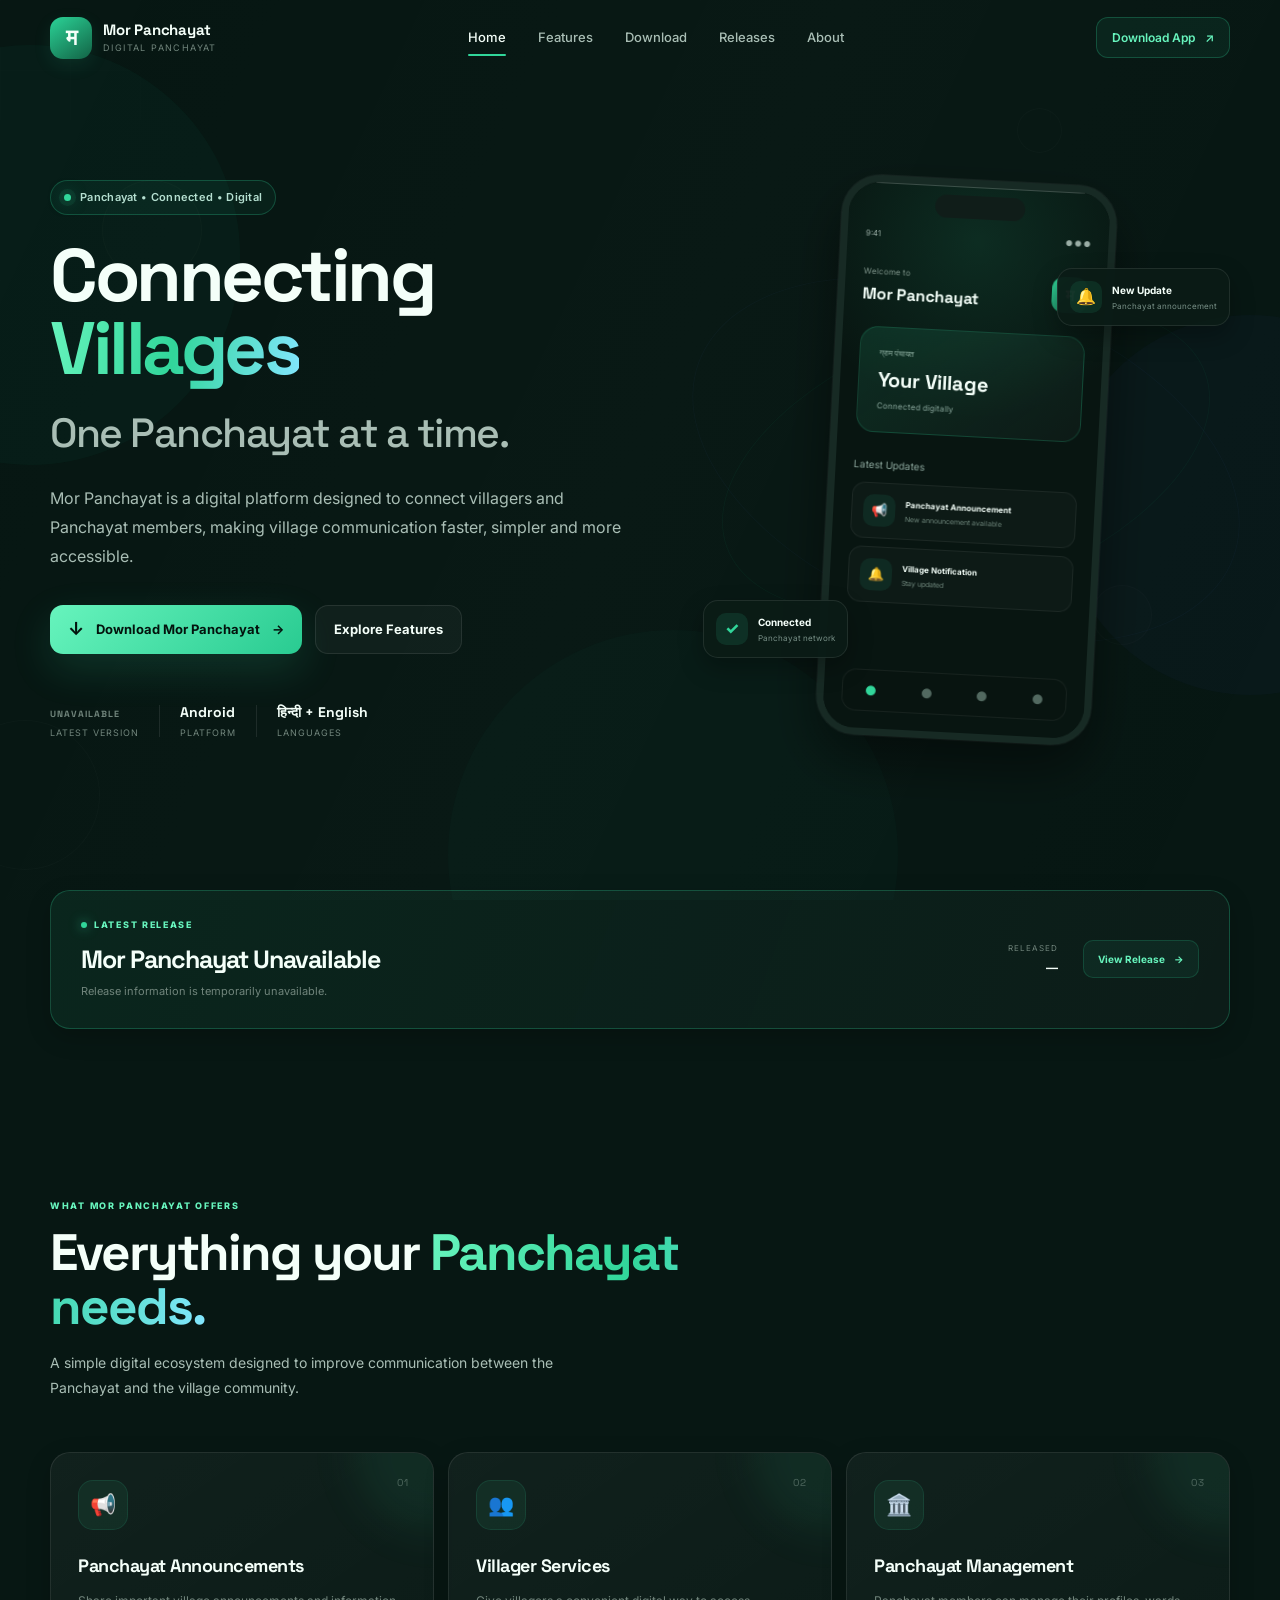
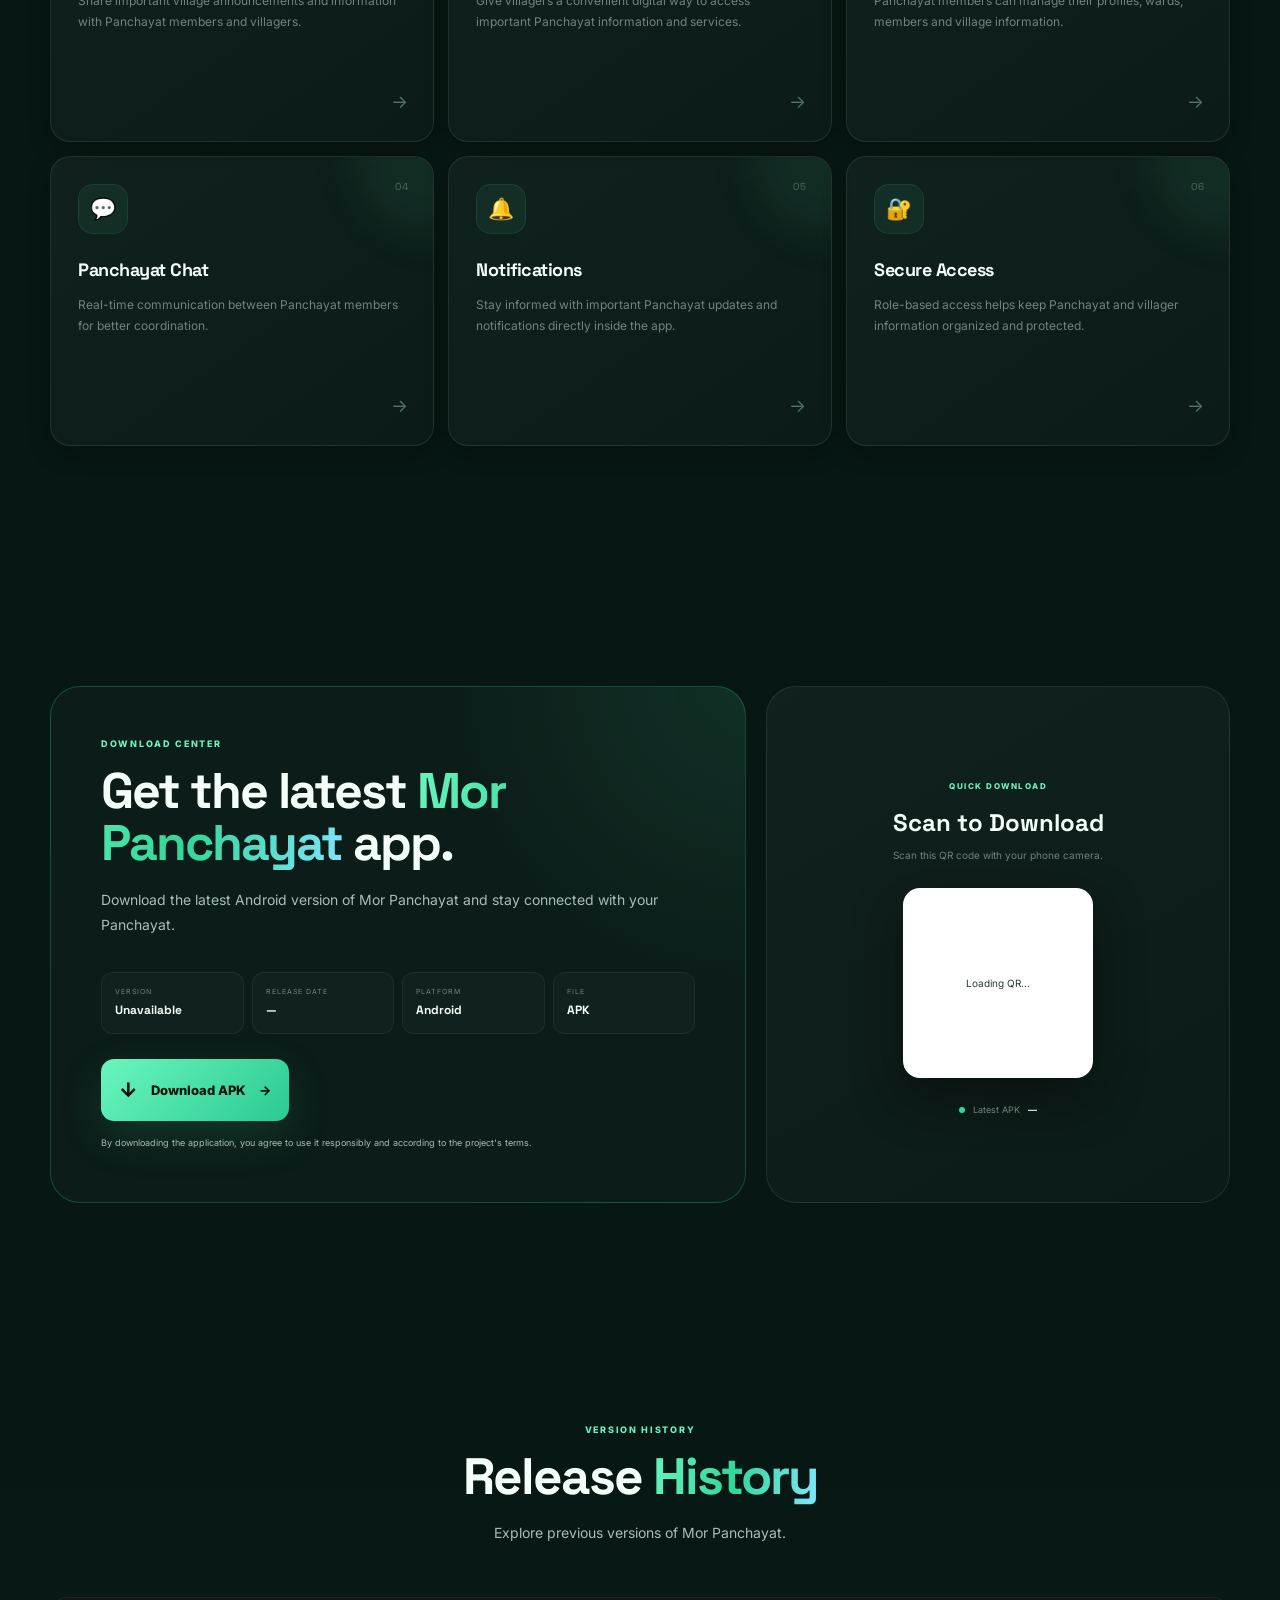
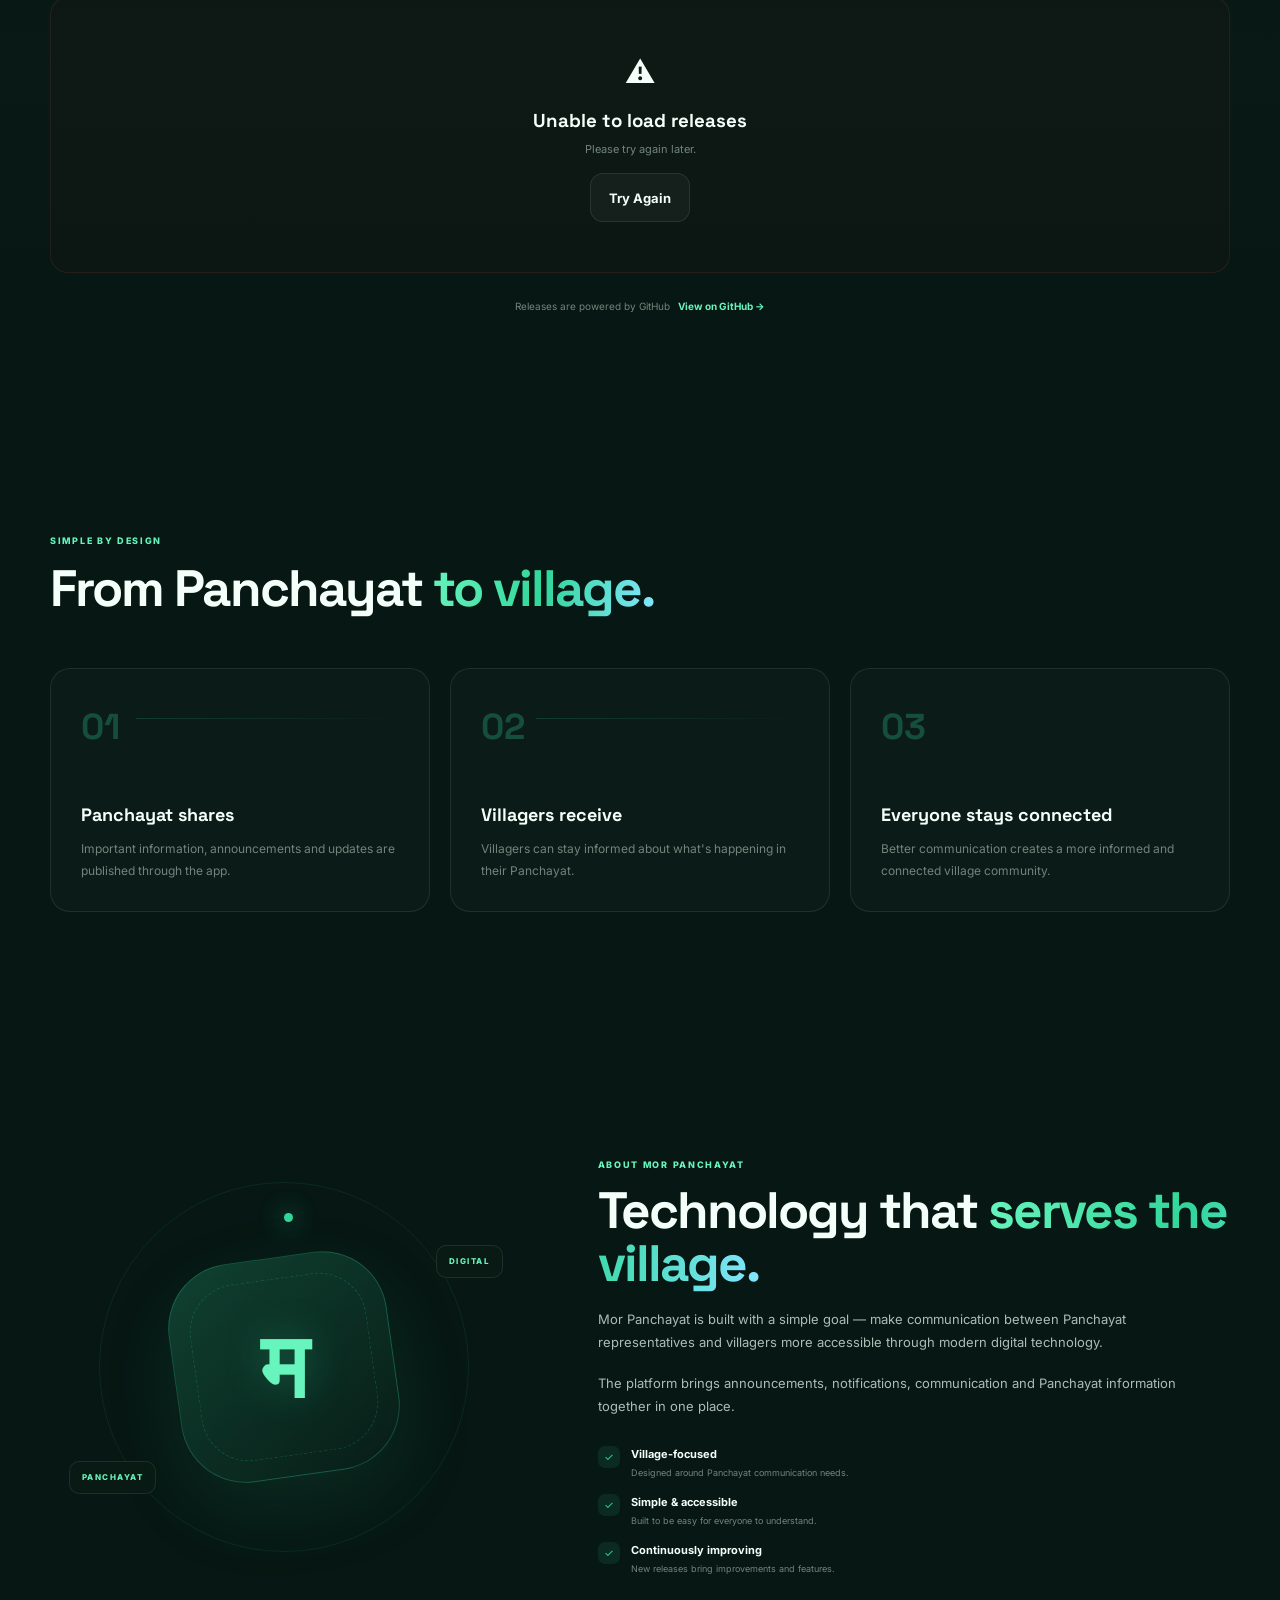
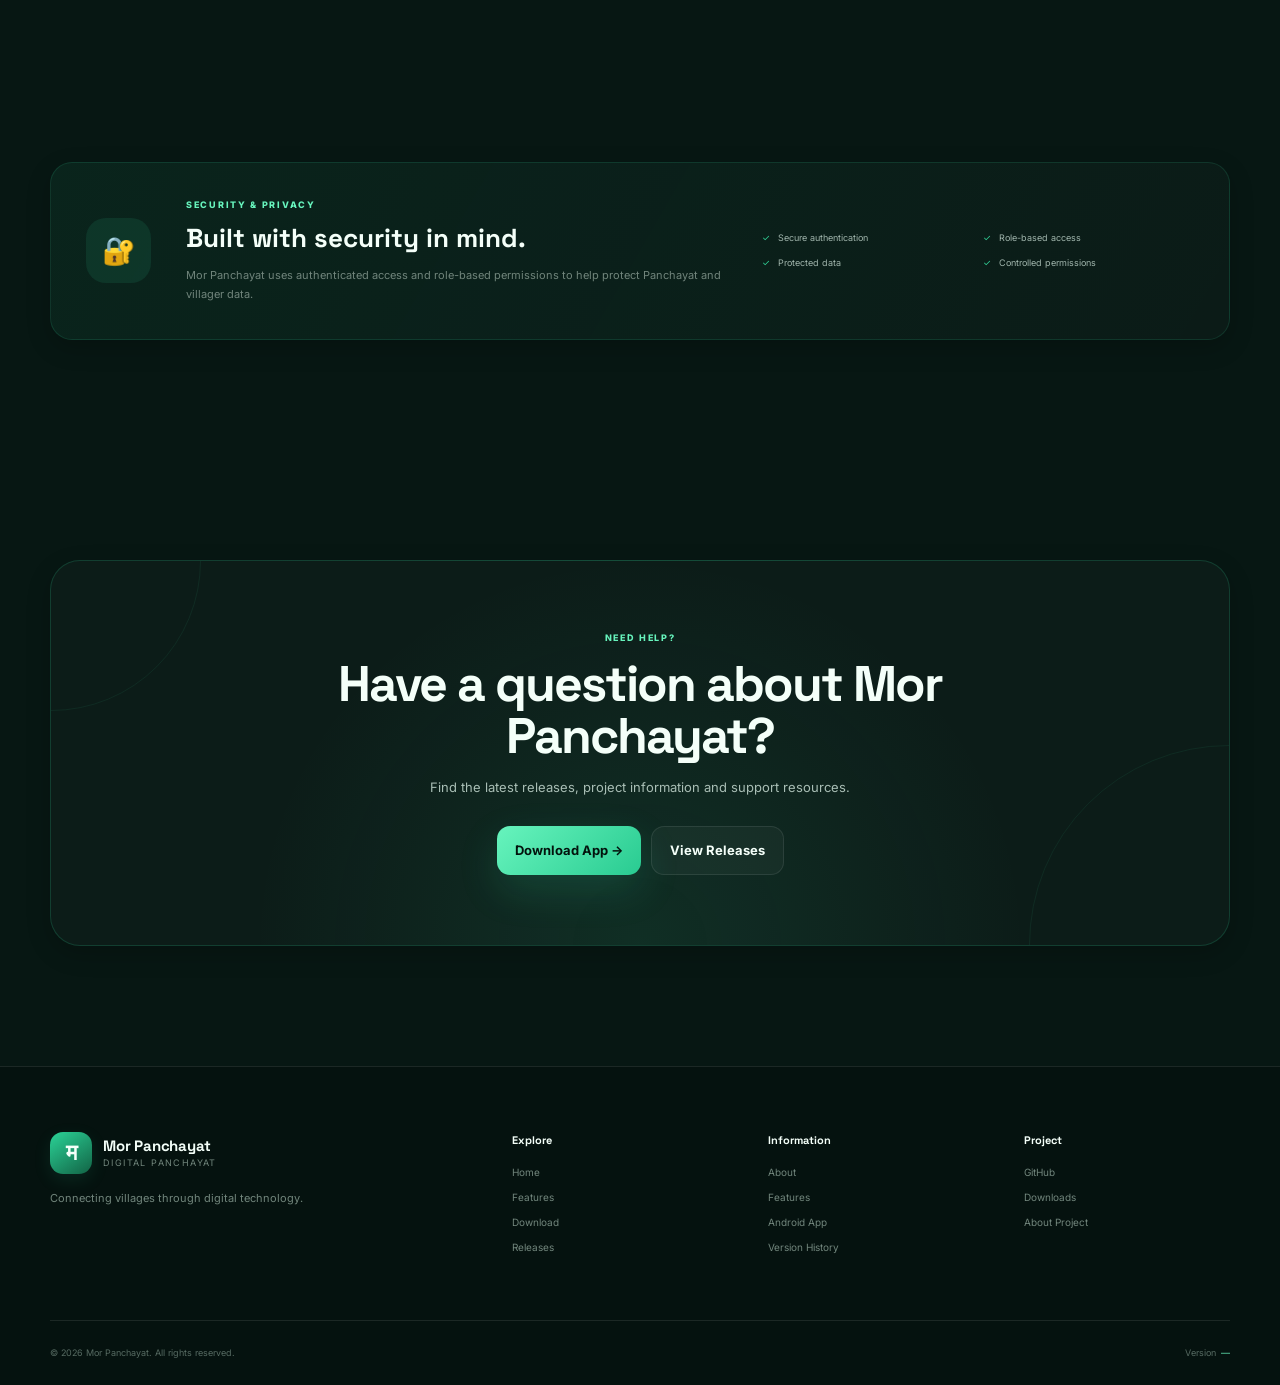
<file: index.html>
<!DOCTYPE html>
<html lang="en">
<head>
    <meta charset="UTF-8">

    <meta
        name="viewport"
        content="width=device-width, initial-scale=1.0"
    >

    <meta
        name="description"
        content="Mor Panchayat — A digital platform connecting villagers and Panchayat members."
    >

    <meta
        name="theme-color"
        content="#071713"
    >

    <title>Mor Panchayat — Digital Panchayat</title>

    <!-- Google Fonts -->
    <link rel="preconnect" href="https://fonts.googleapis.com">
    <link rel="preconnect" href="https://fonts.gstatic.com" crossorigin>

    <link
        href="https://fonts.googleapis.com/css2?family=Inter:wght@400;500;600;700;800&family=Space+Grotesk:wght@400;500;600;700&display=swap"
        rel="stylesheet"
    >

    <!-- Main stylesheet -->
    <link rel="stylesheet" href="style.css">
</head>

<body>

    <!-- =========================================================
         BACKGROUND EFFECTS
    ========================================================== -->

    <div class="background-effects" aria-hidden="true">
        <div class="glow glow-1"></div>
        <div class="glow glow-2"></div>
        <div class="glow glow-3"></div>

        <div class="grid-overlay"></div>

        <div class="floating-bubble bubble-1"></div>
        <div class="floating-bubble bubble-2"></div>
        <div class="floating-bubble bubble-3"></div>
        <div class="floating-bubble bubble-4"></div>
    </div>


    <!-- =========================================================
         NAVIGATION
    ========================================================== -->

    <header class="navbar" id="navbar">

        <div class="nav-container">

            <a href="#home" class="brand">

                <div class="brand-logo">
                    <span>म</span>
                </div>

                <div class="brand-text">
                    <strong>Mor Panchayat</strong>
                    <small>Digital Panchayat</small>
                </div>

            </a>


            <nav class="nav-links" id="navLinks">

                <a href="#home" class="nav-link active">
                    Home
                </a>

                <a href="#features" class="nav-link">
                    Features
                </a>

                <a href="#download" class="nav-link">
                    Download
                </a>

                <a href="#releases" class="nav-link">
                    Releases
                </a>

                <a href="#about" class="nav-link">
                    About
                </a>

            </nav>


            <a
                href="#download"
                class="nav-download-button"
            >
                <span>Download App</span>
                <span class="button-arrow">↗</span>
            </a>


            <button
                class="menu-button"
                id="menuButton"
                aria-label="Open navigation menu"
                aria-expanded="false"
            >
                <span></span>
                <span></span>
                <span></span>
            </button>

        </div>

    </header>


    <!-- =========================================================
         MAIN CONTENT
    ========================================================== -->

    <main>


        <!-- =====================================================
             HERO SECTION
        ====================================================== -->

        <section
            class="hero section"
            id="home"
        >

            <div class="hero-container">


                <!-- Hero Content -->

                <div class="hero-content">

                    <div class="status-pill">

                        <span class="status-dot"></span>

                        <span>
                            Panchayat • Connected • Digital
                        </span>

                    </div>


                    <h1 class="hero-title">

                        Connecting
                        <span class="gradient-text">
                            Villages
                        </span>

                        <br>

                        <span class="hero-title-small">
                            One Panchayat at a time.
                        </span>

                    </h1>


                    <p class="hero-description">

                        Mor Panchayat is a digital platform designed
                        to connect villagers and Panchayat members,
                        making village communication faster,
                        simpler and more accessible.

                    </p>


                    <div class="hero-actions">

                        <a
                            href="#download"
                            class="primary-button"
                        >

                            <span class="button-icon">↓</span>

                            <span>
                                Download Mor Panchayat
                            </span>

                            <span class="button-arrow">
                                →
                            </span>

                        </a>


                        <a
                            href="#features"
                            class="secondary-button"
                        >
                            Explore Features
                        </a>

                    </div>


                    <!-- Quick Stats -->

                    <div class="hero-stats">

                        <div class="stat">

                            <strong>
                                <span id="heroVersion">
                                    Loading...
                                </span>
                            </strong>

                            <span>
                                Latest Version
                            </span>

                        </div>


                        <div class="stat-divider"></div>


                        <div class="stat">

                            <strong>
                                Android
                            </strong>

                            <span>
                                Platform
                            </span>

                        </div>


                        <div class="stat-divider"></div>


                        <div class="stat">

                            <strong>
                                हिन्दी + English
                            </strong>

                            <span>
                                Languages
                            </span>

                        </div>

                    </div>

                </div>


                <!-- Hero App Mockup -->

                <div class="hero-visual">

                    <div class="visual-orbit orbit-1"></div>
                    <div class="visual-orbit orbit-2"></div>


                    <div class="phone-glow"></div>


                    <div class="phone">

                        <div class="phone-notch"></div>


                        <div class="phone-screen">

                            <div class="phone-status">
                                <span>9:41</span>

                                <span>
                                    ● ● ●
                                </span>
                            </div>


                            <div class="app-header">

                                <div>
                                    <small>
                                        Welcome to
                                    </small>

                                    <strong>
                                        Mor Panchayat
                                    </strong>
                                </div>

                                <div class="app-avatar">
                                    म
                                </div>

                            </div>


                            <div class="phone-card main-phone-card">

                                <small>
                                    ग्राम पंचायत
                                </small>

                                <strong>
                                    Your Village
                                </strong>

                                <span>
                                    Connected digitally
                                </span>

                            </div>


                            <div class="phone-section-title">
                                Latest Updates
                            </div>


                            <div class="mini-card">

                                <div class="mini-icon">
                                    📢
                                </div>

                                <div>
                                    <strong>
                                        Panchayat Announcement
                                    </strong>

                                    <small>
                                        New announcement available
                                    </small>
                                </div>

                            </div>


                            <div class="mini-card">

                                <div class="mini-icon">
                                    🔔
                                </div>

                                <div>
                                    <strong>
                                        Village Notification
                                    </strong>

                                    <small>
                                        Stay updated
                                    </small>
                                </div>

                            </div>


                            <div class="phone-bottom-nav">

                                <span class="selected">
                                    ●
                                </span>

                                <span>
                                    ●
                                </span>

                                <span>
                                    ●
                                </span>

                                <span>
                                    ●
                                </span>

                            </div>

                        </div>

                    </div>


                    <!-- Floating UI Cards -->

                    <div class="floating-card notification-card">

                        <div class="floating-icon">
                            🔔
                        </div>

                        <div>

                            <strong>
                                New Update
                            </strong>

                            <small>
                                Panchayat announcement
                            </small>

                        </div>

                    </div>


                    <div class="floating-card connection-card">

                        <span class="connection-icon">
                            ✓
                        </span>

                        <div>

                            <strong>
                                Connected
                            </strong>

                            <small>
                                Panchayat network
                            </small>

                        </div>

                    </div>

                </div>

            </div>

        </section>


        <!-- =====================================================
             LATEST RELEASE
        ====================================================== -->

        <section class="release-preview section">

            <div class="container">

                <div class="release-preview-card">

                    <div class="release-preview-left">

                        <div class="release-label">
                            <span class="live-dot"></span>
                            LATEST RELEASE
                        </div>

                        <h2>
                            Mor Panchayat
                            <span id="latestVersion">
                                Loading...
                            </span>
                        </h2>

                        <p id="latestReleaseDescription">
                            Checking the latest release...
                        </p>

                    </div>


                    <div class="release-preview-right">

                        <div class="release-date">

                            <span>
                                Released
                            </span>

                            <strong id="latestReleaseDate">
                                —
                            </strong>

                        </div>


                        <a
                            href="#download"
                            class="small-primary-button"
                        >
                            View Release
                            <span>→</span>
                        </a>

                    </div>

                </div>

            </div>

        </section>


        <!-- =====================================================
             FEATURES
        ====================================================== -->

        <section
            class="features section"
            id="features"
        >

            <div class="container">


                <div class="section-heading">

                    <div class="section-eyebrow">
                        WHAT MOR PANCHAYAT OFFERS
                    </div>

                    <h2>
                        Everything your
                        <span class="gradient-text">
                            Panchayat needs.
                        </span>
                    </h2>

                    <p>
                        A simple digital ecosystem designed
                        to improve communication between the
                        Panchayat and the village community.
                    </p>

                </div>


                <div class="features-grid">


                    <!-- Feature 1 -->

                    <article class="feature-card">

                        <div class="feature-number">
                            01
                        </div>

                        <div class="feature-icon">
                            📢
                        </div>

                        <h3>
                            Panchayat Announcements
                        </h3>

                        <p>
                            Share important village announcements
                            and information with Panchayat members
                            and villagers.
                        </p>

                        <span class="feature-arrow">
                            →
                        </span>

                    </article>


                    <!-- Feature 2 -->

                    <article class="feature-card">

                        <div class="feature-number">
                            02
                        </div>

                        <div class="feature-icon">
                            👥
                        </div>

                        <h3>
                            Villager Services
                        </h3>

                        <p>
                            Give villagers a convenient digital
                            way to access important Panchayat
                            information and services.
                        </p>

                        <span class="feature-arrow">
                            →
                        </span>

                    </article>


                    <!-- Feature 3 -->

                    <article class="feature-card">

                        <div class="feature-number">
                            03
                        </div>

                        <div class="feature-icon">
                            🏛️
                        </div>

                        <h3>
                            Panchayat Management
                        </h3>

                        <p>
                            Panchayat members can manage their
                            profiles, wards, members and village
                            information.
                        </p>

                        <span class="feature-arrow">
                            →
                        </span>

                    </article>


                    <!-- Feature 4 -->

                    <article class="feature-card">

                        <div class="feature-number">
                            04
                        </div>

                        <div class="feature-icon">
                            💬
                        </div>

                        <h3>
                            Panchayat Chat
                        </h3>

                        <p>
                            Real-time communication between
                            Panchayat members for better
                            coordination.
                        </p>

                        <span class="feature-arrow">
                            →
                        </span>

                    </article>


                    <!-- Feature 5 -->

                    <article class="feature-card">

                        <div class="feature-number">
                            05
                        </div>

                        <div class="feature-icon">
                            🔔
                        </div>

                        <h3>
                            Notifications
                        </h3>

                        <p>
                            Stay informed with important
                            Panchayat updates and notifications
                            directly inside the app.
                        </p>

                        <span class="feature-arrow">
                            →
                        </span>

                    </article>


                    <!-- Feature 6 -->

                    <article class="feature-card">

                        <div class="feature-number">
                            06
                        </div>

                        <div class="feature-icon">
                            🔐
                        </div>

                        <h3>
                            Secure Access
                        </h3>

                        <p>
                            Role-based access helps keep
                            Panchayat and villager information
                            organized and protected.
                        </p>

                        <span class="feature-arrow">
                            →
                        </span>

                    </article>

                </div>

            </div>

        </section>


        <!-- =====================================================
             DOWNLOAD CENTER
        ====================================================== -->

        <section
            class="download section"
            id="download"
        >

            <div class="container">


                <div class="download-wrapper">


                    <div class="download-content">

                        <div class="section-eyebrow">
                            DOWNLOAD CENTER
                        </div>

                        <h2>
                            Get the latest
                            <span class="gradient-text">
                                Mor Panchayat
                            </span>
                            app.
                        </h2>

                        <p>
                            Download the latest Android version
                            of Mor Panchayat and stay connected
                            with your Panchayat.
                        </p>


                        <div class="download-info-grid">

                            <div class="download-info">

                                <span>
                                    VERSION
                                </span>

                                <strong id="downloadVersion">
                                    Loading...
                                </strong>

                            </div>


                            <div class="download-info">

                                <span>
                                    RELEASE DATE
                                </span>

                                <strong id="downloadDate">
                                    —
                                </strong>

                            </div>


                            <div class="download-info">

                                <span>
                                    PLATFORM
                                </span>

                                <strong>
                                    Android
                                </strong>

                            </div>


                            <div class="download-info">

                                <span>
                                    FILE
                                </span>

                                <strong id="downloadFile">
                                    APK
                                </strong>

                            </div>

                        </div>


                        <a
                            href="#"
                            id="downloadButton"
                            class="download-button"
                        >

                            <span class="download-button-icon">
                                ↓
                            </span>

                            <span>
                                Download APK
                            </span>

                            <span class="download-button-arrow">
                                →
                            </span>

                        </a>


                        <p class="download-note">

                            By downloading the application,
                            you agree to use it responsibly
                            and according to the project's
                            terms.

                        </p>

                    </div>


                    <!-- QR -->

                    <div class="qr-area">

                        <div class="qr-card">

                            <div class="qr-header">

                                <span class="qr-small-label">
                                    QUICK DOWNLOAD
                                </span>

                                <h3>
                                    Scan to Download
                                </h3>

                                <p>
                                    Scan this QR code with your
                                    phone camera.
                                </p>

                            </div>


                            <div
                                class="qr-container"
                                id="qrContainer"
                            >

                                <div class="qr-loading">
                                    Loading QR...
                                </div>

                            </div>


                            <div class="qr-footer">

                                <span class="qr-status-dot"></span>

                                <span>
                                    Latest APK
                                </span>

                                <strong id="qrVersion">
                                    —
                                </strong>

                            </div>

                        </div>

                    </div>

                </div>

            </div>

        </section>


        <!-- =====================================================
             RELEASE HISTORY
        ====================================================== -->

        <section
            class="releases section"
            id="releases"
        >

            <div class="container">


                <div class="section-heading releases-heading">

                    <div class="section-eyebrow">
                        VERSION HISTORY
                    </div>

                    <h2>
                        Release
                        <span class="gradient-text">
                            History
                        </span>
                    </h2>

                    <p>
                        Explore previous versions of
                        Mor Panchayat.
                    </p>

                </div>


                <div
                    class="releases-list"
                    id="releasesList"
                >

                    <!-- JavaScript will populate releases -->

                    <div class="releases-loading">

                        <div class="loading-spinner"></div>

                        <span>
                            Loading release history...
                        </span>

                    </div>

                </div>


                <div
                    class="releases-error"
                    id="releasesError"
                    hidden
                >

                    <div class="error-icon">
                        ⚠
                    </div>

                    <h3>
                        Unable to load releases
                    </h3>

                    <p>
                        Please try again later.
                    </p>

                    <button
                        id="retryReleases"
                        class="secondary-button"
                    >
                        Try Again
                    </button>

                </div>


                <div class="github-releases-link">

                    <span>
                        Releases are powered by GitHub
                    </span>

                    <a
                        id="githubReleasesLink"
                        href="#"
                        target="_blank"
                        rel="noopener noreferrer"
                    >
                        View on GitHub →
                    </a>

                </div>

            </div>

        </section>


        <!-- =====================================================
             HOW IT WORKS
        ====================================================== -->

        <section class="how-it-works section">

            <div class="container">


                <div class="section-heading">

                    <div class="section-eyebrow">
                        SIMPLE BY DESIGN
                    </div>

                    <h2>
                        From Panchayat
                        <span class="gradient-text">
                            to village.
                        </span>
                    </h2>

                </div>


                <div class="steps">


                    <div class="step">

                        <div class="step-number">
                            01
                        </div>

                        <div class="step-line"></div>

                        <div class="step-content">

                            <h3>
                                Panchayat shares
                            </h3>

                            <p>
                                Important information,
                                announcements and updates
                                are published through the app.
                            </p>

                        </div>

                    </div>


                    <div class="step">

                        <div class="step-number">
                            02
                        </div>

                        <div class="step-line"></div>

                        <div class="step-content">

                            <h3>
                                Villagers receive
                            </h3>

                            <p>
                                Villagers can stay informed
                                about what's happening in
                                their Panchayat.
                            </p>

                        </div>

                    </div>


                    <div class="step">

                        <div class="step-number">
                            03
                        </div>

                        <div class="step-content">

                            <h3>
                                Everyone stays connected
                            </h3>

                            <p>
                                Better communication creates
                                a more informed and connected
                                village community.
                            </p>

                        </div>

                    </div>

                </div>

            </div>

        </section>


        <!-- =====================================================
             ABOUT
        ====================================================== -->

        <section
            class="about section"
            id="about"
        >

            <div class="container">


                <div class="about-grid">


                    <div class="about-visual">

                        <div class="about-orbit"></div>


                        <div class="about-logo">

                            <span>
                                म
                            </span>

                        </div>


                        <div class="about-badge badge-top">
                            DIGITAL
                        </div>

                        <div class="about-badge badge-bottom">
                            PANCHAYAT
                        </div>

                    </div>


                    <div class="about-content">

                        <div class="section-eyebrow">
                            ABOUT MOR PANCHAYAT
                        </div>

                        <h2>
                            Technology that
                            <span class="gradient-text">
                                serves the village.
                            </span>
                        </h2>

                        <p>
                            Mor Panchayat is built with a simple
                            goal — make communication between
                            Panchayat representatives and villagers
                            more accessible through modern digital
                            technology.
                        </p>

                        <p>
                            The platform brings announcements,
                            notifications, communication and
                            Panchayat information together in one
                            place.
                        </p>


                        <div class="about-points">

                            <div class="about-point">

                                <span>✓</span>

                                <div>
                                    <strong>
                                        Village-focused
                                    </strong>

                                    <small>
                                        Designed around Panchayat
                                        communication needs.
                                    </small>
                                </div>

                            </div>


                            <div class="about-point">

                                <span>✓</span>

                                <div>
                                    <strong>
                                        Simple & accessible
                                    </strong>

                                    <small>
                                        Built to be easy for
                                        everyone to understand.
                                    </small>
                                </div>

                            </div>


                            <div class="about-point">

                                <span>✓</span>

                                <div>
                                    <strong>
                                        Continuously improving
                                    </strong>

                                    <small>
                                        New releases bring
                                        improvements and features.
                                    </small>
                                </div>

                            </div>

                        </div>

                    </div>

                </div>

            </div>

        </section>


        <!-- =====================================================
             SECURITY
        ====================================================== -->

        <section class="security section">

            <div class="container">


                <div class="security-card">


                    <div class="security-icon">
                        🔐
                    </div>


                    <div class="security-content">

                        <div class="section-eyebrow">
                            SECURITY & PRIVACY
                        </div>

                        <h2>
                            Built with security
                            in mind.
                        </h2>

                        <p>
                            Mor Panchayat uses authenticated access
                            and role-based permissions to help
                            protect Panchayat and villager data.
                        </p>

                    </div>


                    <div class="security-points">

                        <div>
                            <span>✓</span>
                            Secure authentication
                        </div>

                        <div>
                            <span>✓</span>
                            Role-based access
                        </div>

                        <div>
                            <span>✓</span>
                            Protected data
                        </div>

                        <div>
                            <span>✓</span>
                            Controlled permissions
                        </div>

                    </div>

                </div>

            </div>

        </section>


        <!-- =====================================================
             SUPPORT CTA
        ====================================================== -->

        <section class="support section">

            <div class="container">

                <div class="support-card">

                    <div class="support-decoration decoration-1"></div>
                    <div class="support-decoration decoration-2"></div>


                    <div class="support-content">

                        <div class="section-eyebrow">
                            NEED HELP?
                        </div>

                        <h2>
                            Have a question
                            about Mor Panchayat?
                        </h2>

                        <p>
                            Find the latest releases, project
                            information and support resources.
                        </p>


                        <div class="support-actions">

                            <a
                                href="#download"
                                class="primary-button"
                            >
                                Download App →
                            </a>

                            <a
                                href="#releases"
                                class="secondary-button"
                            >
                                View Releases
                            </a>

                        </div>

                    </div>

                </div>

            </div>

        </section>

    </main>


    <!-- =========================================================
         FOOTER
    ========================================================== -->

    <footer class="footer">

        <div class="container">

            <div class="footer-top">


                <div class="footer-brand">

                    <a
                        href="#home"
                        class="brand"
                    >

                        <div class="brand-logo">
                            <span>म</span>
                        </div>

                        <div class="brand-text">

                            <strong>
                                Mor Panchayat
                            </strong>

                            <small>
                                Digital Panchayat
                            </small>

                        </div>

                    </a>


                    <p>
                        Connecting villages through
                        digital technology.
                    </p>

                </div>


                <div class="footer-column">

                    <h4>
                        Explore
                    </h4>

                    <a href="#home">
                        Home
                    </a>

                    <a href="#features">
                        Features
                    </a>

                    <a href="#download">
                        Download
                    </a>

                    <a href="#releases">
                        Releases
                    </a>

                </div>


                <div class="footer-column">

                    <h4>
                        Information
                    </h4>

                    <a href="#about">
                        About
                    </a>

                    <a href="#features">
                        Features
                    </a>

                    <a href="#download">
                        Android App
                    </a>

                    <a href="#releases">
                        Version History
                    </a>

                </div>


                <div class="footer-column">

                    <h4>
                        Project
                    </h4>

                    <a
                        id="footerGithubLink"
                        href="#"
                        target="_blank"
                        rel="noopener noreferrer"
                    >
                        GitHub
                    </a>

                    <a href="#download">
                        Downloads
                    </a>

                    <a href="#about">
                        About Project
                    </a>

                </div>

            </div>


            <div class="footer-bottom">

                <div>
                    © <span id="currentYear"></span>
                    Mor Panchayat. All rights reserved.
                </div>

                <div class="footer-version">
                    Version
                    <span id="footerVersion">
                        —
                    </span>
                </div>

            </div>

        </div>

    </footer>


    <!-- =========================================================
         BACK TO TOP
    ========================================================== -->

    <button
        class="back-to-top"
        id="backToTop"
        aria-label="Back to top"
    >
        ↑
    </button>


    <!-- =========================================================
         JAVASCRIPT
    ========================================================== -->

    <script src="script.js"></script>

</body>
</html>
</file>
<file: style.css>
/* =========================================================
   1. ROOT VARIABLES
========================================================= */

:root {

    --bg-primary: #06100d;
    --bg-secondary: #091814;
    --bg-card: rgba(14, 35, 28, 0.62);
    --bg-card-light: rgba(22, 49, 40, 0.58);

    --green: #31d69a;
    --green-light: #67f4bd;
    --green-dark: #176b4d;

    --blue: #55a7ff;
    --purple: #9c7cff;

    --text-primary: #f4fff9;
    --text-secondary: #a9beb5;
    --text-muted: #71857c;

    --border: rgba(255, 255, 255, 0.09);
    --border-green: rgba(49, 214, 154, 0.25);

    --shadow:
        0 25px 80px rgba(0, 0, 0, 0.38);

    --glow-green:
        0 0 35px rgba(49, 214, 154, 0.18);

    --radius-sm: 12px;
    --radius-md: 20px;
    --radius-lg: 30px;

    --container: 1180px;

    --transition:
        0.3s cubic-bezier(0.4, 0, 0.2, 1);

}


/* =========================================================
   2. RESET
========================================================= */

* {
    margin: 0;
    padding: 0;
    box-sizing: border-box;
}


html {
    scroll-behavior: smooth;
    scroll-padding-top: 90px;
}


body {

    font-family:
        "Inter",
        sans-serif;

    background:
        radial-gradient(
            circle at 15% 15%,
            rgba(25, 117, 83, 0.13),
            transparent 28%
        ),
        radial-gradient(
            circle at 85% 25%,
            rgba(67, 91, 180, 0.08),
            transparent 30%
        ),
        var(--bg-primary);

    color: var(--text-primary);

    min-height: 100vh;

    overflow-x: hidden;

    line-height: 1.6;

}


body::before {

    content: "";

    position: fixed;

    inset: 0;

    pointer-events: none;

    background:
        linear-gradient(
            115deg,
            transparent 0%,
            rgba(255, 255, 255, 0.012) 50%,
            transparent 100%
        );

    z-index: -5;

}


a {
    color: inherit;
    text-decoration: none;
}


button,
a {
    -webkit-tap-highlight-color: transparent;
}


button {
    font-family: inherit;
}


img {
    max-width: 100%;
    display: block;
}


/* =========================================================
   3. GLOBAL CONTAINER
========================================================= */

.container,
.nav-container,
.hero-container {

    width: min(
        calc(100% - 40px),
        var(--container)
    );

    margin: 0 auto;

}


.section {

    position: relative;

    padding:
        110px 0;

}


/* =========================================================
   4. BACKGROUND EFFECTS
========================================================= */

.background-effects {

    position: fixed;

    inset: 0;

    pointer-events: none;

    overflow: hidden;

    z-index: -2;

}


.grid-overlay {

    position: absolute;

    inset: 0;

    opacity: 0.13;

    background-image:
        linear-gradient(
            rgba(255, 255, 255, 0.035) 1px,
            transparent 1px
        ),
        linear-gradient(
            90deg,
            rgba(255, 255, 255, 0.035) 1px,
            transparent 1px
        );

    background-size: 70px 70px;

    mask-image:
        linear-gradient(
            to bottom,
            black,
            transparent 80%
        );

}


.glow {

    position: absolute;

    border-radius: 50%;

    filter: blur(80px);

    opacity: 0.28;

    animation:
        glowFloat 12s ease-in-out infinite alternate;

}


.glow-1 {

    width: 420px;
    height: 420px;

    background: rgba(22, 173, 120, 0.17);

    top: 5%;
    left: -180px;

}


.glow-2 {

    width: 380px;
    height: 380px;

    background: rgba(77, 101, 220, 0.12);

    top: 35%;
    right: -160px;

    animation-delay: -4s;

}


.glow-3 {

    width: 450px;
    height: 450px;

    background: rgba(45, 211, 151, 0.09);

    bottom: -180px;
    left: 35%;

    animation-delay: -7s;

}


@keyframes glowFloat {

    from {
        transform: translate3d(0, 0, 0) scale(1);
    }

    to {
        transform: translate3d(30px, -25px, 0) scale(1.08);
    }

}


.floating-bubble {

    position: absolute;

    border:
        1px solid
        rgba(255, 255, 255, 0.05);

    border-radius: 50%;

    background:
        rgba(255, 255, 255, 0.012);

    animation:
        bubbleFloat 15s ease-in-out infinite;

}


.bubble-1 {

    width: 100px;
    height: 100px;

    top: 20%;
    left: 8%;

}


.bubble-2 {

    width: 60px;
    height: 60px;

    top: 65%;
    right: 10%;

    animation-delay: -4s;

}


.bubble-3 {

    width: 150px;
    height: 150px;

    top: 80%;
    left: -50px;

    animation-delay: -8s;

}


.bubble-4 {

    width: 45px;
    height: 45px;

    top: 12%;
    right: 17%;

    animation-delay: -11s;

}


@keyframes bubbleFloat {

    0%,
    100% {
        transform: translateY(0) rotate(0);
    }

    50% {
        transform: translateY(-35px) rotate(15deg);
    }

}


/* =========================================================
   5. NAVBAR
========================================================= */

.navbar {

    position: fixed;

    top: 0;
    left: 0;
    right: 0;

    height: 76px;

    z-index: 1000;

    border-bottom:
        1px solid transparent;

    transition:
        background var(--transition),
        border-color var(--transition),
        backdrop-filter var(--transition);

}


.navbar.scrolled {

    background:
        rgba(5, 15, 12, 0.82);

    border-color: var(--border);

    backdrop-filter:
        blur(22px);

    -webkit-backdrop-filter:
        blur(22px);

}


.nav-container {

    height: 100%;

    display: flex;

    align-items: center;

    justify-content: space-between;

    gap: 30px;

}


.brand {

    display: inline-flex;

    align-items: center;

    gap: 11px;

    flex-shrink: 0;

}


.brand-logo {

    width: 42px;
    height: 42px;

    border-radius: 13px;

    display: grid;

    place-items: center;

    background:
        linear-gradient(
            145deg,
            #2bd397,
            #126345
        );

    box-shadow:
        0 10px 30px
        rgba(49, 214, 154, 0.2);

    position: relative;

    overflow: hidden;

}


.brand-logo::after {

    content: "";

    position: absolute;

    inset: -50%;

    background:
        linear-gradient(
            120deg,
            transparent 35%,
            rgba(255, 255, 255, 0.28),
            transparent 65%
        );

    transform: rotate(20deg);

    animation:
        logoShine 4s infinite;

}


@keyframes logoShine {

    0% {
        transform: translateX(-80%) rotate(20deg);
    }

    30%,
    100% {
        transform: translateX(80%) rotate(20deg);
    }

}


.brand-logo span {

    font-family:
        "Noto Sans Devanagari",
        sans-serif;

    font-size: 22px;

    font-weight: 800;

    position: relative;

    z-index: 2;

}


.brand-text {

    display: flex;

    flex-direction: column;

    line-height: 1.1;

}


.brand-text strong {

    font-family:
        "Space Grotesk",
        sans-serif;

    font-size: 15px;

    letter-spacing: -0.2px;

}


.brand-text small {

    color: var(--text-muted);

    font-size: 9px;

    text-transform: uppercase;

    letter-spacing: 1.4px;

    margin-top: 4px;

}


.nav-links {

    display: flex;

    align-items: center;

    gap: 32px;

}


.nav-link {

    color: var(--text-secondary);

    font-size: 13px;

    font-weight: 500;

    position: relative;

    transition: color var(--transition);

}


.nav-link:hover,
.nav-link.active {

    color: var(--text-primary);

}


.nav-link::after {

    content: "";

    position: absolute;

    height: 2px;

    left: 0;
    right: 0;

    bottom: -8px;

    background:
        var(--green);

    transform:
        scaleX(0);

    transform-origin: center;

    transition:
        transform var(--transition);

    border-radius: 2px;

}


.nav-link:hover::after,
.nav-link.active::after {

    transform:
        scaleX(1);

}


.nav-download-button {

    display: inline-flex;

    align-items: center;

    gap: 10px;

    padding:
        10px 15px;

    border:
        1px solid
        var(--border-green);

    background:
        rgba(49, 214, 154, 0.07);

    border-radius:
        12px;

    font-size: 12px;

    font-weight: 600;

    color: var(--green-light);

    transition:
        transform var(--transition),
        background var(--transition),
        box-shadow var(--transition);

}


.nav-download-button:hover {

    transform:
        translateY(-2px);

    background:
        rgba(49, 214, 154, 0.13);

    box-shadow:
        var(--glow-green);

}


.button-arrow {

    transition:
        transform var(--transition);

}


.nav-download-button:hover
.button-arrow,
.primary-button:hover
.button-arrow {

    transform:
        translate(3px, -2px);

}


.menu-button {

    display: none;

    width: 42px;
    height: 42px;

    border:
        1px solid var(--border);

    background:
        rgba(255, 255, 255, 0.04);

    border-radius: 12px;

    cursor: pointer;

    align-items: center;
    justify-content: center;

    flex-direction: column;

    gap: 5px;

}


.menu-button span {

    width: 18px;
    height: 2px;

    background:
        var(--text-primary);

    border-radius: 2px;

    transition:
        transform var(--transition),
        opacity var(--transition);

}


/* =========================================================
   6. HERO
========================================================= */

.hero {

    min-height:
        850px;

    padding-top:
        160px;

    display:
        flex;

    align-items:
        center;

}


.hero-container {

    display:
        grid;

    grid-template-columns:
        1.05fr 0.95fr;

    align-items:
        center;

    gap:
        70px;

}


.hero-content {

    position:
        relative;

    z-index:
        3;

}


.status-pill {

    display:
        inline-flex;

    align-items:
        center;

    gap:
        9px;

    padding:
        8px 13px;

    border:
        1px solid
        var(--border-green);

    border-radius:
        999px;

    background:
        rgba(49, 214, 154, 0.055);

    color:
        #b5dfd0;

    font-size:
        11px;

    font-weight:
        600;

    letter-spacing:
        0.3px;

    margin-bottom:
        25px;

    animation:
        fadeUp 0.8s ease both;

}


.status-dot {

    width:
        7px;

    height:
        7px;

    border-radius:
        50%;

    background:
        var(--green);

    box-shadow:
        0 0 0 5px
        rgba(49, 214, 154, 0.08),
        0 0 15px
        rgba(49, 214, 154, 0.5);

    animation:
        pulse 2s infinite;

}


@keyframes pulse {

    0%,
    100% {
        opacity: 1;
    }

    50% {
        opacity: 0.45;
    }

}


.hero-title {

    font-family:
        "Space Grotesk",
        sans-serif;

    font-size:
        clamp(46px, 5.8vw, 76px);

    line-height:
        0.98;

    letter-spacing:
        -3.5px;

    font-weight:
        700;

    max-width:
        760px;

    animation:
        fadeUp 0.8s 0.08s ease both;

}


.gradient-text {

    background:
        linear-gradient(
            100deg,
            var(--green-light),
            var(--green),
            #83e6ff
        );

    -webkit-background-clip:
        text;

    background-clip:
        text;

    color:
        transparent;

}


.hero-title-small {

    font-size:
        0.55em;

    color:
        var(--text-secondary);

    letter-spacing:
        -1.5px;

    font-weight:
        500;

}


.hero-description {

    max-width:
        620px;

    margin-top:
        26px;

    color:
        var(--text-secondary);

    font-size:
        16px;

    line-height:
        1.8;

    animation:
        fadeUp 0.8s 0.16s ease both;

}


.hero-actions {

    display:
        flex;

    flex-wrap:
        wrap;

    gap:
        13px;

    margin-top:
        34px;

    animation:
        fadeUp 0.8s 0.24s ease both;

}


.primary-button,
.secondary-button {

    display:
        inline-flex;

    align-items:
        center;

    justify-content:
        center;

    gap:
        12px;

    min-height:
        49px;

    padding:
        0 18px;

    border-radius:
        13px;

    font-size:
        13px;

    font-weight:
        700;

    cursor:
        pointer;

    transition:
        transform var(--transition),
        box-shadow var(--transition),
        background var(--transition),
        border-color var(--transition);

}


.primary-button {

    color:
        #03130d;

    background:
        linear-gradient(
            135deg,
            #67f4bd,
            #29cb91
        );

    box-shadow:
        0 15px 40px
        rgba(49, 214, 154, 0.16);

}


.primary-button:hover {

    transform:
        translateY(-3px);

    box-shadow:
        0 20px 50px
        rgba(49, 214, 154, 0.25);

}


.secondary-button {

    color:
        var(--text-primary);

    border:
        1px solid
        var(--border);

    background:
        rgba(255, 255, 255, 0.035);

}


.secondary-button:hover {

    transform:
        translateY(-3px);

    border-color:
        rgba(255, 255, 255, 0.18);

    background:
        rgba(255, 255, 255, 0.06);

}


.button-icon {

    font-size:
        18px;

    line-height:
        1;

}


.hero-stats {

    display:
        flex;

    align-items:
        center;

    gap:
        20px;

    margin-top:
        47px;

    animation:
        fadeUp 0.8s 0.32s ease both;

}


.stat {

    display:
        flex;

    flex-direction:
        column;

}


.stat strong {

    font-family:
        "Space Grotesk",
        sans-serif;

    font-size:
        14px;

}


.stat span {

    margin-top:
        3px;

    color:
        var(--text-muted);

    font-size:
        9px;

    text-transform:
        uppercase;

    letter-spacing:
        1px;

}


.stat-divider {

    height:
        32px;

    width:
        1px;

    background:
        var(--border);

}


/* =========================================================
   7. HERO PHONE
========================================================= */

.hero-visual {

    position:
        relative;

    min-height:
        600px;

    display:
        grid;

    place-items:
        center;

}


.phone-glow {

    position:
        absolute;

    width:
        300px;

    height:
        480px;

    border-radius:
        50%;

    background:
        rgba(49, 214, 154, 0.16);

    filter:
        blur(80px);

    animation:
        phoneGlow 5s ease-in-out infinite alternate;

}


@keyframes phoneGlow {

    from {
        transform: scale(0.92);
        opacity: 0.55;
    }

    to {
        transform: scale(1.08);
        opacity: 0.85;
    }

}


.visual-orbit {

    position:
        absolute;

    border:
        1px solid
        rgba(49, 214, 154, 0.1);

    border-radius:
        50%;

    transform:
        rotate(-20deg);

}


.orbit-1 {

    width:
        510px;

    height:
        270px;

    animation:
        orbitSpin 16s linear infinite;

}


.orbit-2 {

    width:
        570px;

    height:
        330px;

    border-color:
        rgba(105, 152, 255, 0.08);

    animation:
        orbitSpinReverse 20s linear infinite;

}


@keyframes orbitSpin {

    to {
        transform:
            rotate(340deg);
    }

}


@keyframes orbitSpinReverse {

    to {
        transform:
            rotate(-380deg);
    }

}


.phone {

    width:
        275px;

    height:
        560px;

    border:
        7px solid
        #172a24;

    border-radius:
        39px;

    background:
        #07120f;

    box-shadow:
        0 45px 90px
        rgba(0, 0, 0, 0.65),
        0 0 0 1px
        rgba(255, 255, 255, 0.08),
        0 0 70px
        rgba(49, 214, 154, 0.11);

    position:
        relative;

    overflow:
        hidden;

    z-index:
        3;

    transform:
        rotate(3deg);

    animation:
        phoneFloat 5s ease-in-out infinite;

}


@keyframes phoneFloat {

    0%,
    100% {
        transform:
            rotate(3deg)
            translateY(0);
    }

    50% {
        transform:
            rotate(1deg)
            translateY(-13px);
    }

}


.phone::before {

    content:
        "";

    position:
        absolute;

    top:
        0;

    left:
        10%;

    right:
        10%;

    height:
        1px;

    background:
        rgba(255, 255, 255, 0.2);

}


.phone-notch {

    position:
        absolute;

    z-index:
        10;

    top:
        9px;

    left:
        50%;

    transform:
        translateX(-50%);

    width:
        90px;

    height:
        23px;

    border-radius:
        20px;

    background:
        #101d19;

}


.phone-screen {

    height:
        100%;

    padding:
        18px;

    padding-top:
        45px;

    background:
        radial-gradient(
            circle at 50% 10%,
            rgba(49, 214, 154, 0.12),
            transparent 35%
        ),
        #081511;

}


.phone-status {

    display:
        flex;

    justify-content:
        space-between;

    font-size:
        8px;

    color:
        #9aada5;

    margin-bottom:
        25px;

}


.app-header {

    display:
        flex;

    justify-content:
        space-between;

    align-items:
        center;

    margin-bottom:
        20px;

}


.app-header small {

    display:
        block;

    color:
        #80968c;

    font-size:
        8px;

}


.app-header strong {

    display:
        block;

    font-family:
        "Space Grotesk",
        sans-serif;

    font-size:
        16px;

    margin-top:
        3px;

}


.app-avatar {

    width:
        36px;

    height:
        36px;

    border-radius:
        12px;

    display:
        grid;

    place-items:
        center;

    font-size:
        16px;

    font-weight:
        800;

    background:
        linear-gradient(
            135deg,
            #31d69a,
            #176b4d
        );

}


.phone-card {

    border:
        1px solid
        rgba(49, 214, 154, 0.18);

    background:
        linear-gradient(
            140deg,
            rgba(49, 214, 154, 0.13),
            rgba(255, 255, 255, 0.025)
        );

    border-radius:
        18px;

}


.main-phone-card {

    padding:
        19px;

    display:
        flex;

    flex-direction:
        column;

}


.main-phone-card small {

    font-size:
        8px;

    color:
        #91b2a4;

}


.main-phone-card strong {

    font-family:
        "Space Grotesk",
        sans-serif;

    font-size:
        20px;

    margin:
        4px 0;

}


.main-phone-card span {

    color:
        #8ba99e;

    font-size:
        8px;

}


.phone-section-title {

    font-size:
        10px;

    color:
        #8ca79d;

    margin:
        24px 0 10px;

}


.mini-card {

    display:
        flex;

    align-items:
        center;

    gap:
        10px;

    padding:
        11px;

    border:
        1px solid
        rgba(255, 255, 255, 0.06);

    background:
        rgba(255, 255, 255, 0.025);

    border-radius:
        13px;

    margin-bottom:
        8px;

}


.mini-icon {

    width:
        32px;

    height:
        32px;

    display:
        grid;

    place-items:
        center;

    border-radius:
        10px;

    background:
        rgba(49, 214, 154, 0.09);

    font-size:
        13px;

}


.mini-card strong {

    display:
        block;

    font-size:
        8px;

}


.mini-card small {

    display:
        block;

    color:
        #6f877c;

    font-size:
        7px;

    margin-top:
        2px;

}


.phone-bottom-nav {

    position:
        absolute;

    bottom:
        17px;

    left:
        18px;

    right:
        18px;

    height:
        42px;

    border:
        1px solid
        rgba(255, 255, 255, 0.06);

    background:
        rgba(8, 20, 16, 0.9);

    border-radius:
        14px;

    display:
        flex;

    align-items:
        center;

    justify-content:
        space-around;

    color:
        #526960;

    font-size:
        13px;

}


.phone-bottom-nav .selected {

    color:
        var(--green);

    text-shadow:
        0 0 12px
        rgba(49, 214, 154, 0.7);

}


.floating-card {

    position:
        absolute;

    display:
        flex;

    align-items:
        center;

    gap:
        10px;

    padding:
        12px;

    border:
        1px solid
        rgba(255, 255, 255, 0.09);

    background:
        rgba(11, 28, 22, 0.72);

    backdrop-filter:
        blur(18px);

    -webkit-backdrop-filter:
        blur(18px);

    border-radius:
        15px;

    box-shadow:
        0 20px 50px
        rgba(0, 0, 0, 0.3);

    z-index:
        5;

}


.floating-card strong {

    display:
        block;

    font-size:
        10px;

}


.floating-card small {

    display:
        block;

    font-size:
        8px;

    color:
        #789087;

    margin-top:
        2px;

}


.floating-icon {

    width:
        32px;

    height:
        32px;

    border-radius:
        10px;

    display:
        grid;

    place-items:
        center;

    background:
        rgba(49, 214, 154, 0.1);

}


.notification-card {

    top:
        18%;

    right:
        0;

    animation:
        floatingCard 4.5s ease-in-out infinite;

}


.connection-card {

    bottom:
        17%;

    left:
        0;

    animation:
        floatingCard 5s 1s ease-in-out infinite;

}


@keyframes floatingCard {

    0%,
    100% {
        transform:
            translateY(0);
    }

    50% {
        transform:
            translateY(-9px);
    }

}


.connection-icon {

    width:
        32px;

    height:
        32px;

    display:
        grid;

    place-items:
        center;

    border-radius:
        10px;

    background:
        rgba(49, 214, 154, 0.12);

    color:
        var(--green);

    font-weight:
        800;

}


/* =========================================================
   8. ANIMATIONS
========================================================= */

@keyframes fadeUp {

    from {
        opacity: 0;
        transform:
            translateY(25px);
    }

    to {
        opacity: 1;
        transform:
            translateY(0);
    }

}


/* =========================================================
   9. RELEASE PREVIEW
========================================================= */

.release-preview {

    padding-top:
        20px;

    padding-bottom:
        40px;

}


.release-preview-card {

    display:
        flex;

    justify-content:
        space-between;

    align-items:
        center;

    gap:
        30px;

    padding:
        27px 30px;

    border:
        1px solid
        var(--border-green);

    border-radius:
        var(--radius-md);

    background:
        linear-gradient(
            110deg,
            rgba(49, 214, 154, 0.08),
            rgba(255, 255, 255, 0.025)
        );

    box-shadow:
        var(--shadow);

}


.release-label,
.section-eyebrow {

    color:
        var(--green-light);

    font-size:
        9px;

    font-weight:
        800;

    letter-spacing:
        1.7px;

}


.release-label {

    display:
        flex;

    align-items:
        center;

    gap:
        7px;

    margin-bottom:
        7px;

}


.live-dot {

    width:
        6px;

    height:
        6px;

    border-radius:
        50%;

    background:
        var(--green);

    box-shadow:
        0 0 12px
        rgba(49, 214, 154, 0.8);

}


.release-preview h2 {

    font-family:
        "Space Grotesk",
        sans-serif;

    font-size:
        25px;

    letter-spacing:
        -1px;

}


.release-preview p {

    color:
        var(--text-muted);

    font-size:
        11px;

    margin-top:
        4px;

}


.release-preview-right {

    display:
        flex;

    align-items:
        center;

    gap:
        25px;

    flex-shrink:
        0;

}


.release-date {

    display:
        flex;

    flex-direction:
        column;

    text-align:
        right;

}


.release-date span {

    color:
        var(--text-muted);

    font-size:
        8px;

    text-transform:
        uppercase;

    letter-spacing:
        1px;

}


.release-date strong {

    font-size:
        12px;

    margin-top:
        3px;

}


.small-primary-button {

    display:
        inline-flex;

    align-items:
        center;

    gap:
        9px;

    padding:
        10px 14px;

    border:
        1px solid
        rgba(49, 214, 154, 0.18);

    background:
        rgba(49, 214, 154, 0.07);

    border-radius:
        10px;

    color:
        var(--green-light);

    font-size:
        10px;

    font-weight:
        700;

    transition:
        var(--transition);

}


.small-primary-button:hover {

    background:
        rgba(49, 214, 154, 0.13);

    transform:
        translateY(-2px);

}


/* =========================================================
   10. SECTION HEADINGS
========================================================= */

.section-heading {

    max-width:
        690px;

    margin-bottom:
        52px;

}


.section-heading h2 {

    font-family:
        "Space Grotesk",
        sans-serif;

    font-size:
        clamp(34px, 4vw, 52px);

    line-height:
        1.05;

    letter-spacing:
        -2px;

    margin-top:
        13px;

}


.section-heading p {

    color:
        var(--text-secondary);

    font-size:
        14px;

    line-height:
        1.8;

    max-width:
        570px;

    margin-top:
        16px;

}


/* =========================================================
   11. FEATURES
========================================================= */

.features {

    padding-top:
        130px;

}


.features-grid {

    display:
        grid;

    grid-template-columns:
        repeat(3, 1fr);

    gap:
        14px;

}


.feature-card {

    position:
        relative;

    min-height:
        290px;

    padding:
        27px;

    border:
        1px solid
        var(--border);

    border-radius:
        var(--radius-md);

    background:
        linear-gradient(
            145deg,
            rgba(255, 255, 255, 0.045),
            rgba(255, 255, 255, 0.018)
        );

    overflow:
        hidden;

    transition:
        transform var(--transition),
        border-color var(--transition),
        background var(--transition),
        box-shadow var(--transition);

}


.feature-card::before {

    content:
        "";

    position:
        absolute;

    width:
        160px;

    height:
        160px;

    right:
        -80px;

    top:
        -80px;

    border-radius:
        50%;

    background:
        rgba(49, 214, 154, 0.08);

    filter:
        blur(20px);

    transition:
        transform var(--transition);

}


.feature-card:hover {

    transform:
        translateY(-7px);

    border-color:
        rgba(49, 214, 154, 0.22);

    background:
        linear-gradient(
            145deg,
            rgba(49, 214, 154, 0.075),
            rgba(255, 255, 255, 0.025)
        );

    box-shadow:
        0 25px 70px
        rgba(0, 0, 0, 0.25);

}


.feature-card:hover::before {

    transform:
        scale(1.6);

}


.feature-number {

    position:
        absolute;

    top:
        22px;

    right:
        24px;

    font-family:
        "Space Grotesk",
        sans-serif;

    font-size:
        10px;

    color:
        #50685f;

    letter-spacing:
        1px;

}


.feature-icon {

    width:
        50px;

    height:
        50px;

    border-radius:
        15px;

    display:
        grid;

    place-items:
        center;

    background:
        rgba(49, 214, 154, 0.08);

    border:
        1px solid
        rgba(49, 214, 154, 0.12);

    font-size:
        21px;

    margin-bottom:
        22px;

}


.feature-card h3 {

    font-family:
        "Space Grotesk",
        sans-serif;

    font-size:
        18px;

    letter-spacing:
        -0.5px;

}


.feature-card p {

    color:
        var(--text-muted);

    font-size:
        12px;

    line-height:
        1.75;

    margin-top:
        9px;

    max-width:
        320px;

}


.feature-arrow {

    position:
        absolute;

    bottom:
        24px;

    right:
        25px;

    color:
        #527167;

    font-size:
        18px;

    transition:
        transform var(--transition),
        color var(--transition);

}


.feature-card:hover .feature-arrow {

    color:
        var(--green);

    transform:
        translateX(5px);

}


/* =========================================================
   12. DOWNLOAD
========================================================= */

.download {

    padding-top:
        130px;

}


.download-wrapper {

    display:
        grid;

    grid-template-columns:
        1.2fr 0.8fr;

    gap:
        20px;

    align-items:
        stretch;

}


.download-content {

    padding:
        50px;

    border:
        1px solid
        var(--border-green);

    border-radius:
        var(--radius-lg);

    background:
        radial-gradient(
            circle at 100% 0%,
            rgba(49, 214, 154, 0.11),
            transparent 35%
        ),
        rgba(255, 255, 255, 0.025);

}


.download-content h2 {

    font-family:
        "Space Grotesk",
        sans-serif;

    font-size:
        clamp(34px, 4vw, 50px);

    line-height:
        1.05;

    letter-spacing:
        -2px;

    max-width:
        650px;

    margin-top:
        13px;

}


.download-content > p {

    color:
        var(--text-secondary);

    font-size:
        14px;

    line-height:
        1.8;

    max-width:
        570px;

    margin-top:
        17px;

}


.download-info-grid {

    display:
        grid;

    grid-template-columns:
        repeat(4, 1fr);

    gap:
        8px;

    margin-top:
        35px;

}


.download-info {

    padding:
        13px;

    border:
        1px solid
        rgba(255, 255, 255, 0.06);

    border-radius:
        12px;

    background:
        rgba(255, 255, 255, 0.025);

}


.download-info span {

    display:
        block;

    color:
        var(--text-muted);

    font-size:
        7px;

    letter-spacing:
        1px;

    text-transform:
        uppercase;

}


.download-info strong {

    display:
        block;

    font-family:
        "Space Grotesk",
        sans-serif;

    font-size:
        12px;

    margin-top:
        4px;

    white-space:
        nowrap;

    overflow:
        hidden;

    text-overflow:
        ellipsis;

}


.download-button {

    display:
        inline-flex;

    align-items:
        center;

    gap:
        13px;

    margin-top:
        25px;

    padding:
        15px 18px;

    border-radius:
        13px;

    color:
        #04140e;

    background:
        linear-gradient(
            135deg,
            #69f6be,
            #2bc992
        );

    font-size:
        13px;

    font-weight:
        800;

    box-shadow:
        0 15px 45px
        rgba(49, 214, 154, 0.15);

    transition:
        var(--transition);

}


.download-button:hover {

    transform:
        translateY(-3px);

    box-shadow:
        0 20px 55px
        rgba(49, 214, 154, 0.27);

}


.download-button-icon {

    font-size:
        20px;

}


.download-button-arrow {

    transition:
        transform var(--transition);

}


.download-button:hover
.download-button-arrow {

    transform:
        translateX(4px);

}


.download-note {

    color:
        #5f746b;

    font-size:
        9px !important;

    margin-top:
        14px !important;

}


/* =========================================================
   13. QR CARD
========================================================= */

.qr-area {

    display:
        flex;

    align-items:
        stretch;

}


.qr-card {

    width:
        100%;

    border:
        1px solid
        var(--border);

    border-radius:
        var(--radius-lg);

    background:
        linear-gradient(
            150deg,
            rgba(255, 255, 255, 0.045),
            rgba(255, 255, 255, 0.018)
        );

    display:
        flex;

    flex-direction:
        column;

    align-items:
        center;

    justify-content:
        center;

    padding:
        40px;

    text-align:
        center;

}


.qr-small-label {

    color:
        var(--green-light);

    font-size:
        8px;

    font-weight:
        800;

    letter-spacing:
        1.5px;

}


.qr-header h3 {

    font-family:
        "Space Grotesk",
        sans-serif;

    font-size:
        24px;

    margin-top:
        7px;

}


.qr-header p {

    color:
        var(--text-muted);

    font-size:
        10px;

    margin-top:
        5px;

}


.qr-container {

    width:
        190px;

    height:
        190px;

    margin:
        25px auto;

    border-radius:
        17px;

    padding:
        12px;

    background:
        white;

    display:
        grid;

    place-items:
        center;

    box-shadow:
        0 20px 50px
        rgba(0, 0, 0, 0.35);

}


.qr-container img {

    width:
        100%;

    height:
        100%;

    object-fit:
        contain;

}


.qr-loading {

    color:
        #273d35;

    font-size:
        10px;

}


.qr-footer {

    display:
        flex;

    align-items:
        center;

    gap:
        8px;

    color:
        var(--text-muted);

    font-size:
        9px;

}


.qr-footer strong {

    color:
        var(--text-primary);

}


.qr-status-dot {

    width:
        6px;

    height:
        6px;

    border-radius:
        50%;

    background:
        var(--green);

}


/* =========================================================
   14. RELEASE HISTORY
========================================================= */

.releases {

    background:
        linear-gradient(
            to bottom,
            transparent,
            rgba(255, 255, 255, 0.012),
            transparent
        );

}


.releases-heading {

    text-align:
        center;

    margin-left:
        auto;

    margin-right:
        auto;

}


.releases-heading p {

    margin-left:
        auto;

    margin-right:
        auto;

}


.releases-list {

    display:
        flex;

    flex-direction:
        column;

    gap:
        10px;

}


.release-item {

    display:
        grid;

    grid-template-columns:
        120px 1fr auto;

    align-items:
        center;

    gap:
        25px;

    padding:
        20px 22px;

    border:
        1px solid
        var(--border);

    border-radius:
        16px;

    background:
        rgba(255, 255, 255, 0.022);

    transition:
        var(--transition);

}


.release-item:hover {

    transform:
        translateX(5px);

    border-color:
        rgba(49, 214, 154, 0.2);

    background:
        rgba(49, 214, 154, 0.04);

}


.release-version {

    font-family:
        "Space Grotesk",
        sans-serif;

    font-size:
        18px;

    font-weight:
        700;

}


.release-version.latest {

    color:
        var(--green-light);

}


.release-meta {

    display:
        flex;

    flex-direction:
        column;

}


.release-meta strong {

    font-size:
        12px;

}


.release-meta span {

    color:
        var(--text-muted);

    font-size:
        9px;

    margin-top:
        3px;

}


.release-actions {

    display:
        flex;

    align-items:
        center;

    gap:
        8px;

}


.release-download {

    display:
        inline-flex;

    align-items:
        center;

    gap:
        7px;

    padding:
        9px 12px;

    border:
        1px solid
        rgba(49, 214, 154, 0.15);

    border-radius:
        9px;

    background:
        rgba(49, 214, 154, 0.05);

    color:
        var(--green-light);

    font-size:
        9px;

    font-weight:
        700;

    transition:
        var(--transition);

}


.release-download:hover {

    background:
        rgba(49, 214, 154, 0.12);

}


.release-tag {

    display:
        inline-flex;

    padding:
        5px 8px;

    border-radius:
        7px;

    background:
        rgba(49, 214, 154, 0.09);

    color:
        var(--green-light);

    font-size:
        7px;

    font-weight:
        800;

    text-transform:
        uppercase;

    letter-spacing:
        0.7px;

}


.releases-loading {

    min-height:
        130px;

    display:
        flex;

    align-items:
        center;

    justify-content:
        center;

    gap:
        12px;

    color:
        var(--text-muted);

    font-size:
        11px;

}


.loading-spinner {

    width:
        20px;

    height:
        20px;

    border:
        2px solid
        rgba(255, 255, 255, 0.08);

    border-top-color:
        var(--green);

    border-radius:
        50%;

    animation:
        spin 0.8s linear infinite;

}


@keyframes spin {

    to {
        transform:
            rotate(360deg);
    }

}


.releases-error {

    text-align:
        center;

    padding:
        50px 20px;

    border:
        1px solid
        rgba(255, 100, 100, 0.1);

    border-radius:
        18px;

    background:
        rgba(255, 70, 70, 0.025);

}


.releases-error[hidden] {
    display:
        none;
}


.error-icon {

    font-size:
        30px;

}


.releases-error h3 {

    font-family:
        "Space Grotesk",
        sans-serif;

    margin-top:
        10px;

}


.releases-error p {

    color:
        var(--text-muted);

    font-size:
        11px;

    margin:
        5px 0 15px;

}


.github-releases-link {

    display:
        flex;

    justify-content:
        center;

    align-items:
        center;

    gap:
        8px;

    margin-top:
        25px;

    font-size:
        10px;

    color:
        var(--text-muted);

}


.github-releases-link a {

    color:
        var(--green-light);

    font-weight:
        700;

}


/* =========================================================
   15. HOW IT WORKS
========================================================= */

.steps {

    display:
        grid;

    grid-template-columns:
        repeat(3, 1fr);

    gap:
        20px;

}


.step {

    position:
        relative;

    padding:
        30px;

    border:
        1px solid
        var(--border);

    border-radius:
        20px;

    background:
        rgba(255, 255, 255, 0.02);

}


.step-number {

    font-family:
        "Space Grotesk",
        sans-serif;

    font-size:
        36px;

    font-weight:
        700;

    color:
        rgba(49, 214, 154, 0.28);

}


.step-content {

    margin-top:
        45px;

}


.step-content h3 {

    font-family:
        "Space Grotesk",
        sans-serif;

    font-size:
        18px;

}


.step-content p {

    color:
        var(--text-muted);

    font-size:
        12px;

    line-height:
        1.8;

    margin-top:
        8px;

}


.step-line {

    position:
        absolute;

    top:
        49px;

    left:
        85px;

    width:
        calc(100% - 110px);

    height:
        1px;

    background:
        linear-gradient(
            90deg,
            rgba(49, 214, 154, 0.18),
            transparent
        );

}


/* =========================================================
   16. ABOUT
========================================================= */

.about-grid {

    display:
        grid;

    grid-template-columns:
        0.85fr 1.15fr;

    align-items:
        center;

    gap:
        80px;

}


.about-visual {

    min-height:
        470px;

    display:
        grid;

    place-items:
        center;

    position:
        relative;

}


.about-logo {

    width:
        220px;

    height:
        220px;

    display:
        grid;

    place-items:
        center;

    border-radius:
        65px;

    background:
        linear-gradient(
            145deg,
            rgba(49, 214, 154, 0.22),
            rgba(23, 107, 77, 0.08)
        );

    border:
        1px solid
        rgba(49, 214, 154, 0.25);

    box-shadow:
        0 30px 80px
        rgba(49, 214, 154, 0.1);

    transform:
        rotate(-8deg);

    position:
        relative;

    z-index:
        2;

}


.about-logo::before {

    content:
        "";

    position:
        absolute;

    inset:
        20px;

    border:
        1px dashed
        rgba(49, 214, 154, 0.2);

    border-radius:
        48px;

}


.about-logo span {

    font-family:
        "Noto Sans Devanagari",
        sans-serif;

    font-size:
        90px;

    font-weight:
        800;

    color:
        var(--green-light);

    transform:
        rotate(8deg);

    text-shadow:
        0 0 40px
        rgba(49, 214, 154, 0.3);

}


.about-orbit {

    position:
        absolute;

    width:
        370px;

    height:
        370px;

    border:
        1px solid
        rgba(49, 214, 154, 0.1);

    border-radius:
        50%;

    animation:
        orbitSpin 20s linear infinite;

}


.about-orbit::after {

    content:
        "";

    position:
        absolute;

    width:
        9px;

    height:
        9px;

    border-radius:
        50%;

    background:
        var(--green);

    top:
        30px;

    left:
        50%;

    box-shadow:
        0 0 25px
        var(--green);

}


.about-badge {

    position:
        absolute;

    padding:
        9px 12px;

    border:
        1px solid
        var(--border);

    border-radius:
        10px;

    background:
        rgba(10, 28, 21, 0.75);

    backdrop-filter:
        blur(15px);

    color:
        var(--green-light);

    font-size:
        8px;

    font-weight:
        800;

    letter-spacing:
        1.5px;

    z-index:
        3;

}


.badge-top {

    top:
        24%;

    right:
        3%;

}


.badge-bottom {

    bottom:
        23%;

    left:
        4%;

}


.about-content h2 {

    font-family:
        "Space Grotesk",
        sans-serif;

    font-size:
        clamp(36px, 4vw, 54px);

    line-height:
        1.03;

    letter-spacing:
        -2px;

    margin-top:
        13px;

}


.about-content > p {

    color:
        var(--text-secondary);

    font-size:
        13px;

    line-height:
        1.8;

    margin-top:
        17px;

    max-width:
        620px;

}


.about-points {

    display:
        flex;

    flex-direction:
        column;

    gap:
        14px;

    margin-top:
        28px;

}


.about-point {

    display:
        flex;

    align-items:
        flex-start;

    gap:
        11px;

}


.about-point > span {

    width:
        22px;

    height:
        22px;

    display:
        grid;

    place-items:
        center;

    border-radius:
        7px;

    background:
        rgba(49, 214, 154, 0.1);

    color:
        var(--green);

    font-size:
        11px;

    flex-shrink:
        0;

}


.about-point strong {

    display:
        block;

    font-size:
        11px;

}


.about-point small {

    display:
        block;

    color:
        var(--text-muted);

    font-size:
        9px;

    margin-top:
        2px;

}


/* =========================================================
   17. SECURITY
========================================================= */

.security {

    padding-top:
        50px;

}


.security-card {

    display:
        grid;

    grid-template-columns:
        auto 1fr 0.8fr;

    align-items:
        center;

    gap:
        35px;

    padding:
        35px;

    border:
        1px solid
        rgba(49, 214, 154, 0.14);

    border-radius:
        22px;

    background:
        linear-gradient(
            120deg,
            rgba(49, 214, 154, 0.07),
            rgba(255, 255, 255, 0.02)
        );

}


.security-icon {

    width:
        65px;

    height:
        65px;

    display:
        grid;

    place-items:
        center;

    border-radius:
        20px;

    background:
        rgba(49, 214, 154, 0.1);

    font-size:
        27px;

}


.security-content h2 {

    font-family:
        "Space Grotesk",
        sans-serif;

    font-size:
        26px;

    margin-top:
        5px;

}


.security-content p {

    color:
        var(--text-muted);

    font-size:
        11px;

    line-height:
        1.7;

    margin-top:
        7px;

}


.security-points {

    display:
        grid;

    grid-template-columns:
        1fr 1fr;

    gap:
        10px;

}


.security-points div {

    color:
        #a1b6ad;

    font-size:
        9px;

}


.security-points span {

    color:
        var(--green);

    margin-right:
        5px;

}


/* =========================================================
   18. SUPPORT
========================================================= */

.support {

    padding-bottom:
        120px;

}


.support-card {

    position:
        relative;

    overflow:
        hidden;

    padding:
        70px 50px;

    border:
        1px solid
        rgba(49, 214, 154, 0.18);

    border-radius:
        var(--radius-lg);

    text-align:
        center;

    background:
        radial-gradient(
            circle at 50% 100%,
            rgba(49, 214, 154, 0.1),
            transparent 55%
        ),
        rgba(255, 255, 255, 0.025);

}


.support-content {

    position:
        relative;

    z-index:
        2;

}


.support-card h2 {

    font-family:
        "Space Grotesk",
        sans-serif;

    font-size:
        clamp(34px, 4vw, 50px);

    line-height:
        1.05;

    letter-spacing:
        -2px;

    max-width:
        700px;

    margin:
        13px auto 0;

}


.support-card p {

    color:
        var(--text-secondary);

    font-size:
        13px;

    margin:
        14px auto 0;

    max-width:
        550px;

}


.support-actions {

    display:
        flex;

    justify-content:
        center;

    flex-wrap:
        wrap;

    gap:
        10px;

    margin-top:
        28px;

}


.support-decoration {

    position:
        absolute;

    border-radius:
        50%;

    border:
        1px solid
        rgba(49, 214, 154, 0.08);

}


.decoration-1 {

    width:
        300px;

    height:
        300px;

    left:
        -150px;

    top:
        -150px;

}


.decoration-2 {

    width:
        400px;

    height:
        400px;

    right:
        -200px;

    bottom:
        -200px;

}


/* =========================================================
   19. FOOTER
========================================================= */

.footer {

    border-top:
        1px solid
        var(--border);

    background:
        rgba(0, 0, 0, 0.18);

}


.footer-top {

    display:
        grid;

    grid-template-columns:
        2fr 1fr 1fr 1fr;

    gap:
        50px;

    padding:
        65px 0;

}


.footer-brand p {

    color:
        var(--text-muted);

    font-size:
        11px;

    margin-top:
        16px;

    max-width:
        260px;

}


.footer-column {

    display:
        flex;

    flex-direction:
        column;

    gap:
        9px;

}


.footer-column h4 {

    font-family:
        "Space Grotesk",
        sans-serif;

    font-size:
        11px;

    margin-bottom:
        6px;

}


.footer-column a {

    color:
        var(--text-muted);

    font-size:
        10px;

    transition:
        color var(--transition);

}


.footer-column a:hover {

    color:
        var(--green-light);

}


.footer-bottom {

    min-height:
        65px;

    border-top:
        1px solid
        var(--border);

    display:
        flex;

    justify-content:
        space-between;

    align-items:
        center;

    color:
        #566a62;

    font-size:
        9px;

}


.footer-version {

    display:
        flex;

    gap:
        5px;

}


.footer-version span {

    color:
        var(--green-light);

}


/* =========================================================
   20. BACK TO TOP
========================================================= */

.back-to-top {

    position:
        fixed;

    right:
        20px;

    bottom:
        20px;

    width:
        42px;

    height:
        42px;

    border:
        1px solid
        var(--border-green);

    border-radius:
        12px;

    background:
        rgba(8, 23, 18, 0.8);

    backdrop-filter:
        blur(15px);

    color:
        var(--green-light);

    font-size:
        17px;

    cursor:
        pointer;

    opacity:
        0;

    visibility:
        hidden;

    transform:
        translateY(15px);

    transition:
        var(--transition);

    z-index:
        100;

}


.back-to-top.visible {

    opacity:
        1;

    visibility:
        visible;

    transform:
        translateY(0);

}


.back-to-top:hover {

    background:
        rgba(49, 214, 154, 0.1);

    transform:
        translateY(-3px);

}


/* =========================================================
   21. RESPONSIVE — TABLET
========================================================= */

@media (max-width: 1050px) {

    .nav-links {
        gap: 20px;
    }


    .hero-container {

        grid-template-columns:
            1fr 0.8fr;

        gap:
            30px;

    }


    .hero-title {

        font-size:
            clamp(44px, 6vw, 65px);

    }


    .phone {

        width:
            245px;

        height:
            500px;

    }


    .features-grid {

        grid-template-columns:
            repeat(2, 1fr);

    }


    .download-wrapper {

        grid-template-columns:
            1fr;

    }


    .qr-area {

        min-height:
            420px;

    }


    .qr-card {

        padding:
            35px;

    }


    .about-grid {

        gap:
            40px;

    }

}


/* =========================================================
   22. RESPONSIVE — MOBILE NAV
========================================================= */

@media (max-width: 800px) {

    .nav-download-button {

        display:
            none;

    }


    .menu-button {

        display:
            flex;

    }


    .nav-links {

        position:
            absolute;

        top:
            68px;

        left:
            20px;

        right:
            20px;

        padding:
            15px;

        display:
            flex;

        flex-direction:
            column;

        align-items:
            stretch;

        gap:
            3px;

        border:
            1px solid
            var(--border);

        border-radius:
            17px;

        background:
            rgba(6, 18, 14, 0.95);

        backdrop-filter:
            blur(25px);

        -webkit-backdrop-filter:
            blur(25px);

        opacity:
            0;

        visibility:
            hidden;

        transform:
            translateY(-10px);

        transition:
            var(--transition);

    }


    .nav-links.open {

        opacity:
            1;

        visibility:
            visible;

        transform:
            translateY(0);

    }


    .nav-link {

        padding:
            12px;

        border-radius:
            9px;

    }


    .nav-link:hover {

        background:
            rgba(255, 255, 255, 0.04);

    }


    .nav-link::after {

        display:
            none;

    }


    .menu-button.open span:nth-child(1) {

        transform:
            translateY(7px)
            rotate(45deg);

    }


    .menu-button.open span:nth-child(2) {

        opacity:
            0;

    }


    .menu-button.open span:nth-child(3) {

        transform:
            translateY(-7px)
            rotate(-45deg);

    }


    .hero {

        min-height:
            auto;

        padding-top:
            130px;

    }


    .hero-container {

        grid-template-columns:
            1fr;

        text-align:
            center;

    }


    .hero-content {

        display:
            flex;

        flex-direction:
            column;

        align-items:
            center;

    }


    .hero-description {

        font-size:
            14px;

    }


    .hero-actions {

        justify-content:
            center;

    }


    .hero-stats {

        justify-content:
            center;

    }


    .hero-visual {

        min-height:
            560px;

        margin-top:
            30px;

    }


    .release-preview-card {

        flex-direction:
            column;

        align-items:
            flex-start;

    }


    .release-preview-right {

        width:
            100%;

        justify-content:
            space-between;

    }


    .release-date {

        text-align:
            left;

    }


    .about-grid {

        grid-template-columns:
            1fr;

    }


    .about-visual {

        min-height:
            390px;

    }


    .security-card {

        grid-template-columns:
            auto 1fr;

    }


    .security-points {

        grid-column:
            1 / -1;

    }


    .footer-top {

        grid-template-columns:
            1fr 1fr;

    }

}


/* =========================================================
   23. RESPONSIVE — SMALL MOBILE
========================================================= */

@media (max-width: 600px) {

    .container,
    .nav-container,
    .hero-container {

        width:
            min(
                calc(100% - 28px),
                var(--container)
            );

    }


    .section {

        padding:
            80px 0;

    }


    .hero {

        padding-top:
            115px;

    }


    .hero-title {

        font-size:
            43px;

        letter-spacing:
            -2.4px;

    }


    .hero-title-small {

        font-size:
            0.52em;

    }


    .hero-description {

        font-size:
            13px;

    }


    .hero-actions {

        width:
            100%;

        flex-direction:
            column;

    }


    .primary-button,
    .secondary-button {

        width:
            100%;

    }


    .hero-stats {

        gap:
            12px;

    }


    .stat strong {

        font-size:
            11px;

    }


    .stat span {

        font-size:
            7px;

    }


    .stat-divider {

        height:
            28px;

    }


    .hero-visual {

        min-height:
            500px;

    }


    .phone {

        width:
            220px;

        height:
            450px;

        border-radius:
            32px;

    }


    .phone-screen {

        padding:
            14px;

        padding-top:
            40px;

    }


    .notification-card {

        right:
            -5px;

        transform:
            scale(0.88);

    }


    .connection-card {

        left:
            -5px;

        transform:
            scale(0.88);

    }


    .visual-orbit {

        width:
            380px;

        height:
            220px;

    }


    .release-preview-card {

        padding:
            22px;

    }


    .release-preview h2 {

        font-size:
            21px;

    }


    .release-preview-right {

        flex-direction:
            column;

        align-items:
            flex-start;

        gap:
            15px;

    }


    .small-primary-button {

        width:
            100%;

        justify-content:
            center;

    }


    .features-grid {

        grid-template-columns:
            1fr;

    }


    .feature-card {

        min-height:
            260px;

    }


    .download-content {

        padding:
            28px 22px;

    }


    .download-info-grid {

        grid-template-columns:
            repeat(2, 1fr);

    }


    .download-button {

        width:
            100%;

        justify-content:
            center;

    }


    .qr-card {

        padding:
            30px 20px;

    }


    .qr-container {

        width:
            170px;

        height:
            170px;

    }


    .release-item {

        grid-template-columns:
            1fr;

        gap:
            12px;

    }


    .release-actions {

        width:
            100%;

    }


    .release-download {

        justify-content:
            center;

        width:
            100%;

    }


    .steps {

        grid-template-columns:
            1fr;

    }


    .step-line {

        display:
            none;

    }


    .step-content {

        margin-top:
            20px;

    }


    .about-visual {

        min-height:
            330px;

    }


    .about-logo {

        width:
            175px;

        height:
            175px;

        border-radius:
            50px;

    }


    .about-logo span {

        font-size:
            70px;

    }


    .about-orbit {

        width:
            280px;

        height:
            280px;

    }


    .badge-top {

        right:
            0;

    }


    .badge-bottom {

        left:
            0;

    }


    .security-card {

        grid-template-columns:
            1fr;

        text-align:
            center;

        padding:
            27px 20px;

    }


    .security-icon {

        margin:
            0 auto;

    }


    .security-points {

        grid-template-columns:
            1fr;

        text-align:
            left;

    }


    .support-card {

        padding:
            55px 22px;

    }


    .support-actions {

        flex-direction:
            column;

    }


    .footer-top {

        grid-template-columns:
            1fr 1fr;

        gap:
            35px 20px;

    }


    .footer-brand {

        grid-column:
            1 / -1;

    }


    .footer-bottom {

        flex-direction:
            column;

        justify-content:
            center;

        gap:
            6px;

        padding:
            18px 0;

        text-align:
            center;

    }


    .back-to-top {

        right:
            14px;

        bottom:
            14px;

    }

}


/* =========================================================
   24. VERY SMALL DEVICES
========================================================= */

@media (max-width: 380px) {

    .hero-title {

        font-size:
            37px;

    }


    .hero-stats {

        gap:
            8px;

    }


    .stat strong {

        font-size:
            10px;

    }


    .phone {

        width:
            205px;

        height:
            420px;

    }


    .floating-card {

        padding:
            9px;

    }


    .floating-card strong {

        font-size:
            8px;

    }


    .floating-card small {

        font-size:
            7px;

    }

}


/* =========================================================
   25. ACCESSIBILITY
========================================================= */

:focus-visible {

    outline:
        2px solid
        var(--green);

    outline-offset:
        3px;

}


::selection {

    background:
        rgba(49, 214, 154, 0.25);

    color:
        var(--text-primary);

}


/* =========================================================
   26. REDUCED MOTION
========================================================= */

@media (prefers-reduced-motion: reduce) {

    *,
    *::before,
    *::after {

        animation-duration:
            0.01ms !important;

        animation-iteration-count:
            1 !important;

        scroll-behavior:
            auto !important;

        transition-duration:
            0.01ms !important;

    }

}


/* =========================================================
   MOR PANCHAYAT — PERFORMANCE OPTIMIZATION
   Add this at the VERY END of style.css
   ========================================================= */

/* ---------------------------------------------------------
   1. GLOBAL PERFORMANCE
--------------------------------------------------------- */

html {
    scroll-behavior: smooth;
}

body {
    overflow-x: hidden;
    background: #071713;
}

* {
    box-sizing: border-box;
}

img {
    max-width: 100%;
    height: auto;
}

/* Avoid expensive paint effects */
button,
a,
.card,
.feature-card,
.release-card,
.floating-card,
.phone,
.brand-logo {
    -webkit-tap-highlight-color: transparent;
}


/* ---------------------------------------------------------
   2. NAVBAR
   Remove backdrop blur
--------------------------------------------------------- */

.navbar {
    background: transparent !important;

    backdrop-filter: none !important;
    -webkit-backdrop-filter: none !important;

    transition:
        background-color 0.2s ease,
        border-color 0.2s ease;
}

.navbar.scrolled {
    background: rgba(5, 15, 12, 0.97) !important;

    backdrop-filter: none !important;
    -webkit-backdrop-filter: none !important;

    border-color: rgba(49, 214, 154, 0.12) !important;
}


/* ---------------------------------------------------------
   3. BRAND LOGO
   Remove continuous shine animation
--------------------------------------------------------- */

.brand-logo {
    box-shadow:
        0 6px 18px rgba(49, 214, 154, 0.10) !important;
}

.brand-logo::after {
    display: none !important;
}


/* ---------------------------------------------------------
   4. HERO PHONE GLOW
   Replace huge blur with simple gradient
--------------------------------------------------------- */

.phone-glow {
    width: 280px !important;
    height: 430px !important;

    background:
        radial-gradient(
            ellipse,
            rgba(49, 214, 154, 0.10) 0%,
            rgba(49, 214, 154, 0.035) 45%,
            transparent 72%
        ) !important;

    filter: none !important;

    animation: none !important;

    opacity: 1 !important;
}


/* ---------------------------------------------------------
   5. PHONE
   Smaller shadow + no continuous floating animation
--------------------------------------------------------- */

.phone {
    box-shadow:
        0 25px 55px rgba(0, 0, 0, 0.48),
        0 0 0 1px rgba(255, 255, 255, 0.06) !important;

    animation: none !important;

    will-change: auto;
}


/* ---------------------------------------------------------
   6. PHONE ORBITS
   Keep them visually present but completely static
--------------------------------------------------------- */

.visual-orbit {
    animation: none !important;

    opacity: 0.45;
}

.orbit-1 {
    transform: rotate(-20deg) !important;
}

.orbit-2 {
    transform: rotate(20deg) !important;
}


/* ---------------------------------------------------------
   7. FLOATING BACKGROUND BUBBLES
   Keep the design but stop continuous movement
--------------------------------------------------------- */

.floating-bubble {
    animation: none !important;

    opacity: 0.35;
}

.bubble-1,
.bubble-2,
.bubble-3,
.bubble-4 {
    animation: none !important;
}


/* ---------------------------------------------------------
   8. FLOATING CARDS
   Remove backdrop-filter + heavy shadow + animation
--------------------------------------------------------- */

.floating-card {
    background: rgba(11, 28, 22, 0.96) !important;

    backdrop-filter: none !important;
    -webkit-backdrop-filter: none !important;

    box-shadow:
        0 10px 24px rgba(0, 0, 0, 0.28) !important;

    animation: none !important;

    will-change: auto;
}


/* ---------------------------------------------------------
   9. PHONE BOTTOM NAV
--------------------------------------------------------- */

.phone-bottom-nav {
    background: rgba(8, 20, 16, 0.97) !important;
}

.phone-bottom-nav .selected {
    text-shadow: none !important;
}


/* ---------------------------------------------------------
   10. CARDS
   Keep depth without giant shadows
--------------------------------------------------------- */

.release-preview-card,
.feature-card,
.security-card,
.support-card,
.about-card,
.release-card {
    box-shadow:
        0 8px 24px rgba(0, 0, 0, 0.20) !important;
}


/* ---------------------------------------------------------
   11. REMOVE HEAVY GENERIC BLURS
--------------------------------------------------------- */

.back-to-top {
    backdrop-filter: none !important;
    -webkit-backdrop-filter: none !important;

    background: rgba(8, 23, 18, 0.96) !important;

    box-shadow:
        0 6px 18px rgba(0, 0, 0, 0.25) !important;
}


/* ---------------------------------------------------------
   12. DECORATIVE GLOWS
   Keep subtle glow but don't use filter: blur()
--------------------------------------------------------- */

.glow,
.glow-1,
.glow-2,
.hero-glow,
.background-glow {
    filter: none !important;
}


/* ---------------------------------------------------------
   13. REMOVE EXPENSIVE TEXT GLOW
--------------------------------------------------------- */

.gradient-text {
    text-shadow: none !important;
}


/* ---------------------------------------------------------
   14. ANIMATIONS
   Keep only short entrance animations
--------------------------------------------------------- */

.hero-stats,
.hero-content,
.hero-visual,
.section-heading {
    will-change: auto;
}


/* Disable unnecessary infinite animations */
.logoShine,
.phoneGlow,
.orbitSpin,
.orbitSpinReverse,
.bubbleFloat,
.floatingCard,
.glowFloat,
.phoneFloat {
    animation: none !important;
}


/* ---------------------------------------------------------
   15. LOADING SPINNER
   Lightweight spinner
--------------------------------------------------------- */

.loading-spinner {
    animation-duration: 0.8s !important;
}


/* ---------------------------------------------------------
   16. HOVER EFFECTS
   Use simple transforms instead of glow/shadow changes
--------------------------------------------------------- */

.feature-card,
.release-card,
.mini-card,
.support-card {
    transition:
        transform 0.18s ease,
        border-color 0.18s ease;
}

.feature-card:hover,
.release-card:hover,
.mini-card:hover,
.support-card:hover {
    transform: translateY(-3px);
}


/* ---------------------------------------------------------
   17. BUTTONS
--------------------------------------------------------- */

.btn,
.download-btn,
.button {
    transition:
        transform 0.15s ease,
        background-color 0.15s ease;
}

.btn:hover,
.download-btn:hover,
.button:hover {
    transform: translateY(-1px);
}


/* ---------------------------------------------------------
   18. RELEASE LIST
--------------------------------------------------------- */

.releases-list {
    contain: layout paint;
}

.release-card {
    contain: layout paint;
}


/* ---------------------------------------------------------
   19. SECTIONS
--------------------------------------------------------- */

.section {
    contain: layout;
}


/* ---------------------------------------------------------
   20. REDUCED MOTION
   Accessibility + performance
--------------------------------------------------------- */

@media (prefers-reduced-motion: reduce) {

    *,
    *::before,
    *::after {
        animation-duration: 0.01ms !important;
        animation-iteration-count: 1 !important;
        transition-duration: 0.01ms !important;
        scroll-behavior: auto !important;
    }
}


/* ---------------------------------------------------------
   21. MOBILE PERFORMANCE
--------------------------------------------------------- */

@media (max-width: 768px) {

    .phone-glow {
        display: none !important;
    }

    .visual-orbit {
        opacity: 0.18 !important;
    }

    .orbit-2 {
        display: none !important;
    }

    .floating-bubble {
        opacity: 0.15 !important;
    }

    .floating-card {
        box-shadow:
            0 6px 16px rgba(0, 0, 0, 0.22) !important;
    }

    .phone {
        box-shadow:
            0 18px 40px rgba(0, 0, 0, 0.45),
            0 0 0 1px rgba(255, 255, 255, 0.05) !important;
    }
}


/* ---------------------------------------------------------
   22. VERY SMALL DEVICES
--------------------------------------------------------- */

@media (max-width: 480px) {

    .visual-orbit {
        display: none !important;
    }

    .floating-bubble {
        display: none !important;
    }

    .floating-card {
        box-shadow:
            0 5px 14px rgba(0, 0, 0, 0.20) !important;
    }
}


/* ---------------------------------------------------------
   23. LOW POWER / LOW PERFORMANCE DEVICES
--------------------------------------------------------- */

@media (update: slow) {

    .floating-bubble,
    .visual-orbit,
    .phone-glow {
        display: none !important;
    }

    .floating-card {
        box-shadow: none !important;
    }
}
</file>
